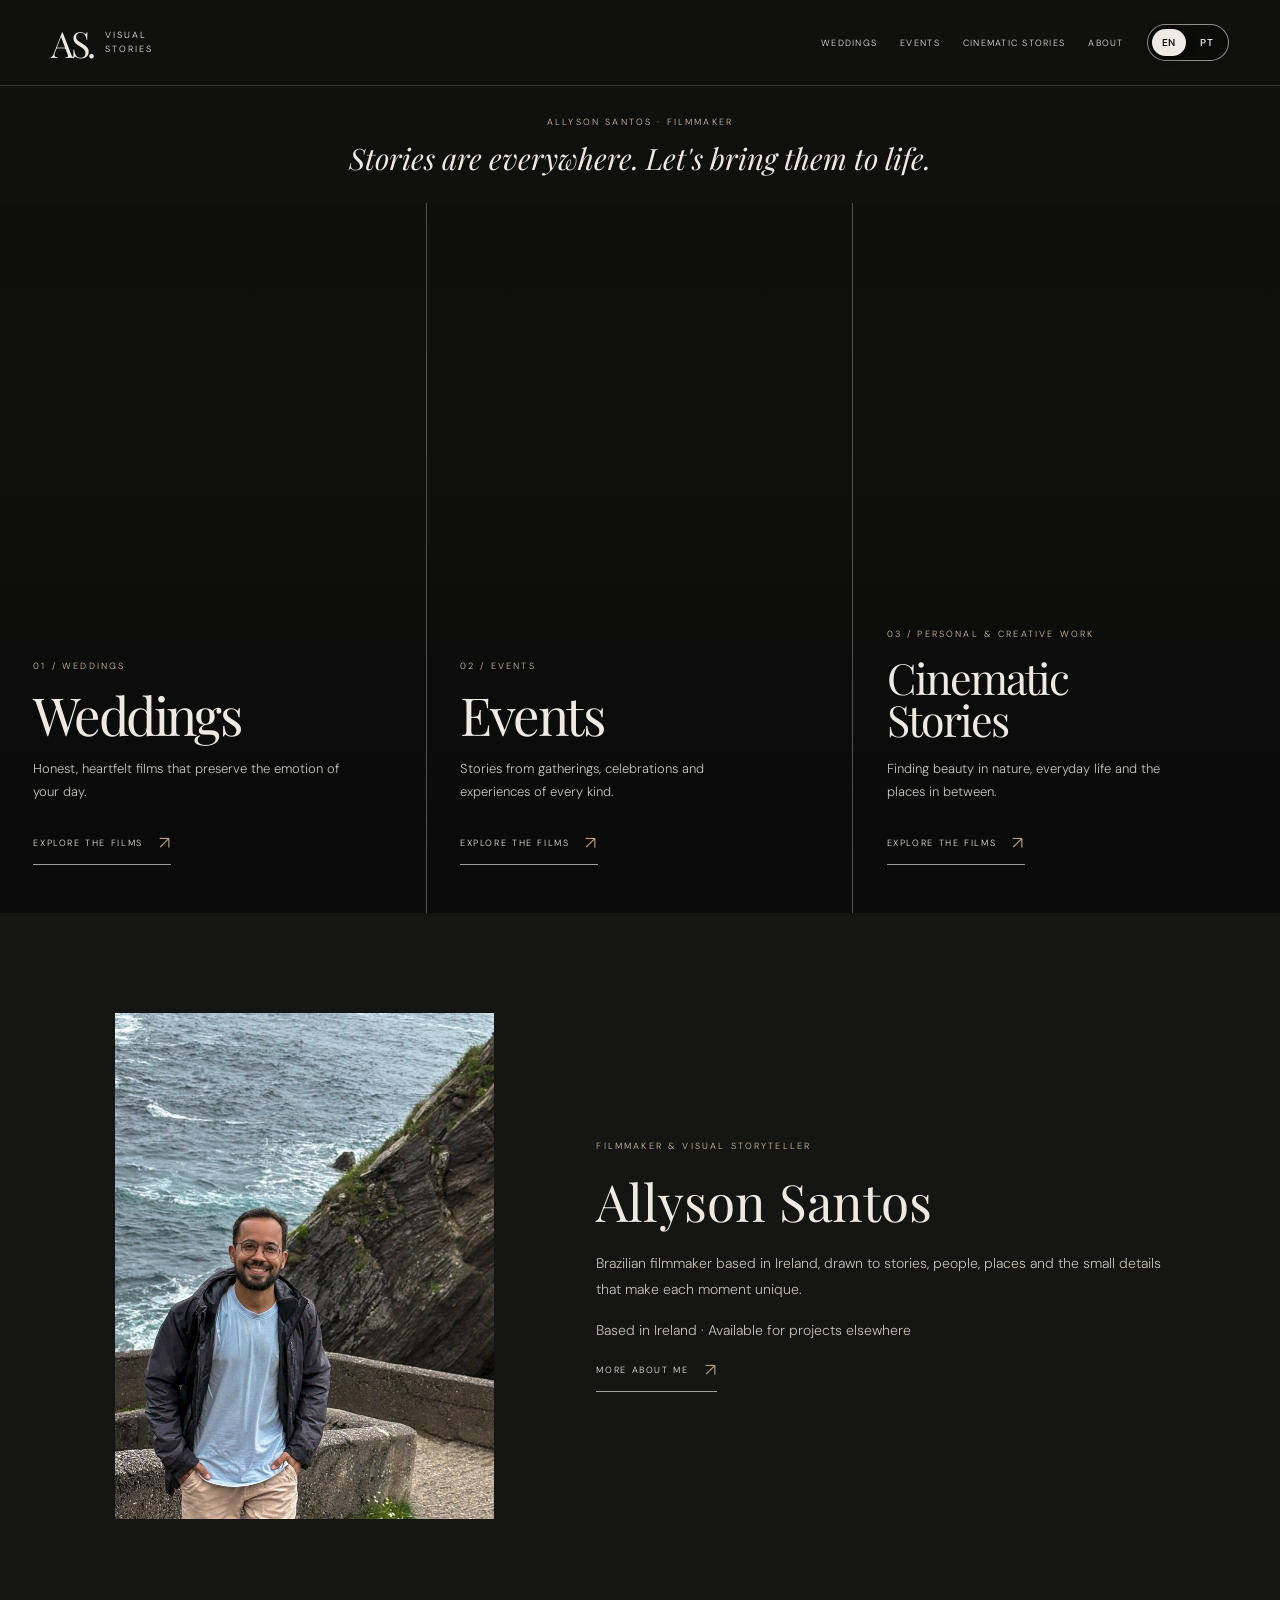
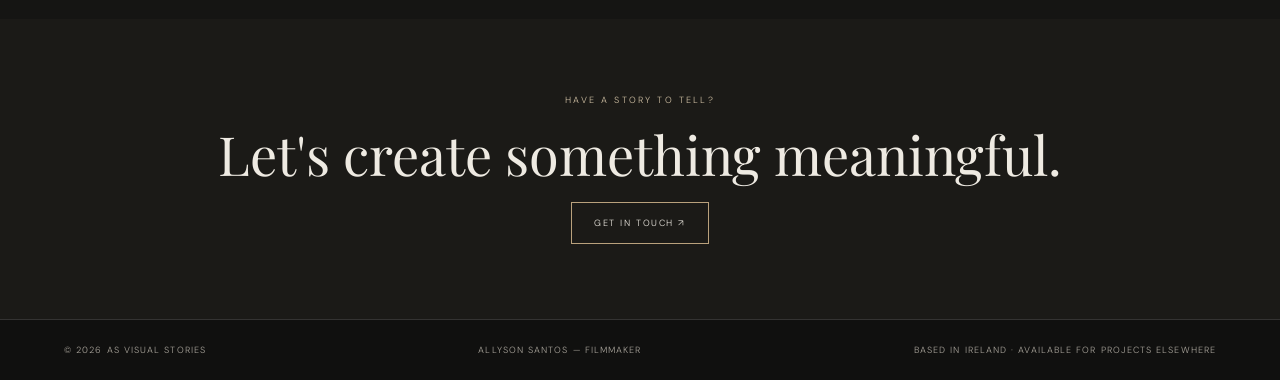
<file: index.html>
<!doctype html>
<html lang="en"><head><meta charset="utf-8"><meta name="viewport" content="width=device-width,initial-scale=1"><meta name="theme-color" content="#10100f"><meta name="description" content="AS Visual Stories by Allyson Santos — cinematic wedding films, event films and personal visual stories."><title>AS Visual Stories — Allyson Santos, Filmmaker</title><link rel="stylesheet" href="assets/site.css"></head><body>
<header class="site-header"><a class="brand" href="index.html" aria-label="AS Visual Stories home"><span class="brand-mark">AS.</span><span class="brand-name">VISUAL<br>STORIES</span></a><nav class="nav" aria-label="Main navigation"><a href="weddings.html" data-t="weddings">Weddings</a><a href="events.html" data-t="events">Events</a><a href="cinematic-stories.html" data-t="cinematic">Cinematic Stories</a><a href="about.html" data-t="about">About</a><div class="lang-switch" aria-label="Language"><button data-lang="en" class="active" aria-label="English">EN</button><button data-lang="pt" aria-label="Português">PT</button></div></nav></header>
<main class="hero-triple">
<div class="hero-intro"><div class="kicker">ALLYSON SANTOS · FILMMAKER</div><h2 data-t="homeTagline">Stories are everywhere. Let's bring them to life.</h2></div>
<a class="triple-panel triple-wedding" href="weddings.html"><div class="split-content"><div class="kicker">01 / WEDDINGS</div><h1 data-t="weddings">Weddings</h1><p data-t="weddingsDesc">Honest, heartfelt films that preserve the emotion of your day.</p><span class="text-link"><span data-t="explore">Explore the films</span><span>↗</span></span></div></a>
<a class="triple-panel triple-events" href="events.html"><div class="split-content"><div class="kicker">02 / EVENTS</div><h1 data-t="events">Events</h1><p data-t="eventsDesc">Stories from gatherings, celebrations and experiences of every kind.</p><span class="text-link"><span data-t="explore">Explore the films</span><span>↗</span></span></div></a>
<a class="triple-panel triple-nature" href="cinematic-stories.html"><div class="split-content"><div class="kicker">03 / PERSONAL & CREATIVE WORK</div><h1 data-t="cinematicHomeTitle">Cinematic<br>Stories</h1><p data-t="cinematicDesc">Finding beauty in nature, everyday life and the places in between.</p><span class="text-link"><span data-t="explore">Explore the films</span><span>↗</span></span></div></a>
</main>
<section class="home-about" id="about"><img class="portrait" src="assets/allyson-portrait.jpg" alt="Allyson Santos at the Irish coast"><div class="about-copy"><div class="kicker" data-t="aboutRole">FILMMAKER & VISUAL STORYTELLER</div><h2>Allyson Santos</h2><p data-t="aboutTeaser">Brazilian filmmaker based in Ireland, drawn to stories, people, places and the small details that make each moment unique.</p><p data-t="location">Based in Ireland · Available for projects elsewhere</p><a class="text-link" href="about.html"><span data-t="moreAbout">More about me</span><span>↗</span></a></div></section>
<section class="cta-band"><div class="kicker" data-t="ctaKicker">HAVE A STORY TO TELL?</div><h2 data-t="ctaTitle">Let's create something meaningful.</h2><a class="button" href="https://www.instagram.com/allysonsantos90/" target="_blank" rel="noopener" data-t="contact">Get in touch ↗</a></section>
<footer class="footer"><span>© <span data-year></span> AS Visual Stories</span><span>Allyson Santos — Filmmaker</span><span data-t="location">Based in Ireland · Available for projects elsewhere</span></footer><script src="assets/site.js"></script></body></html>
</file>
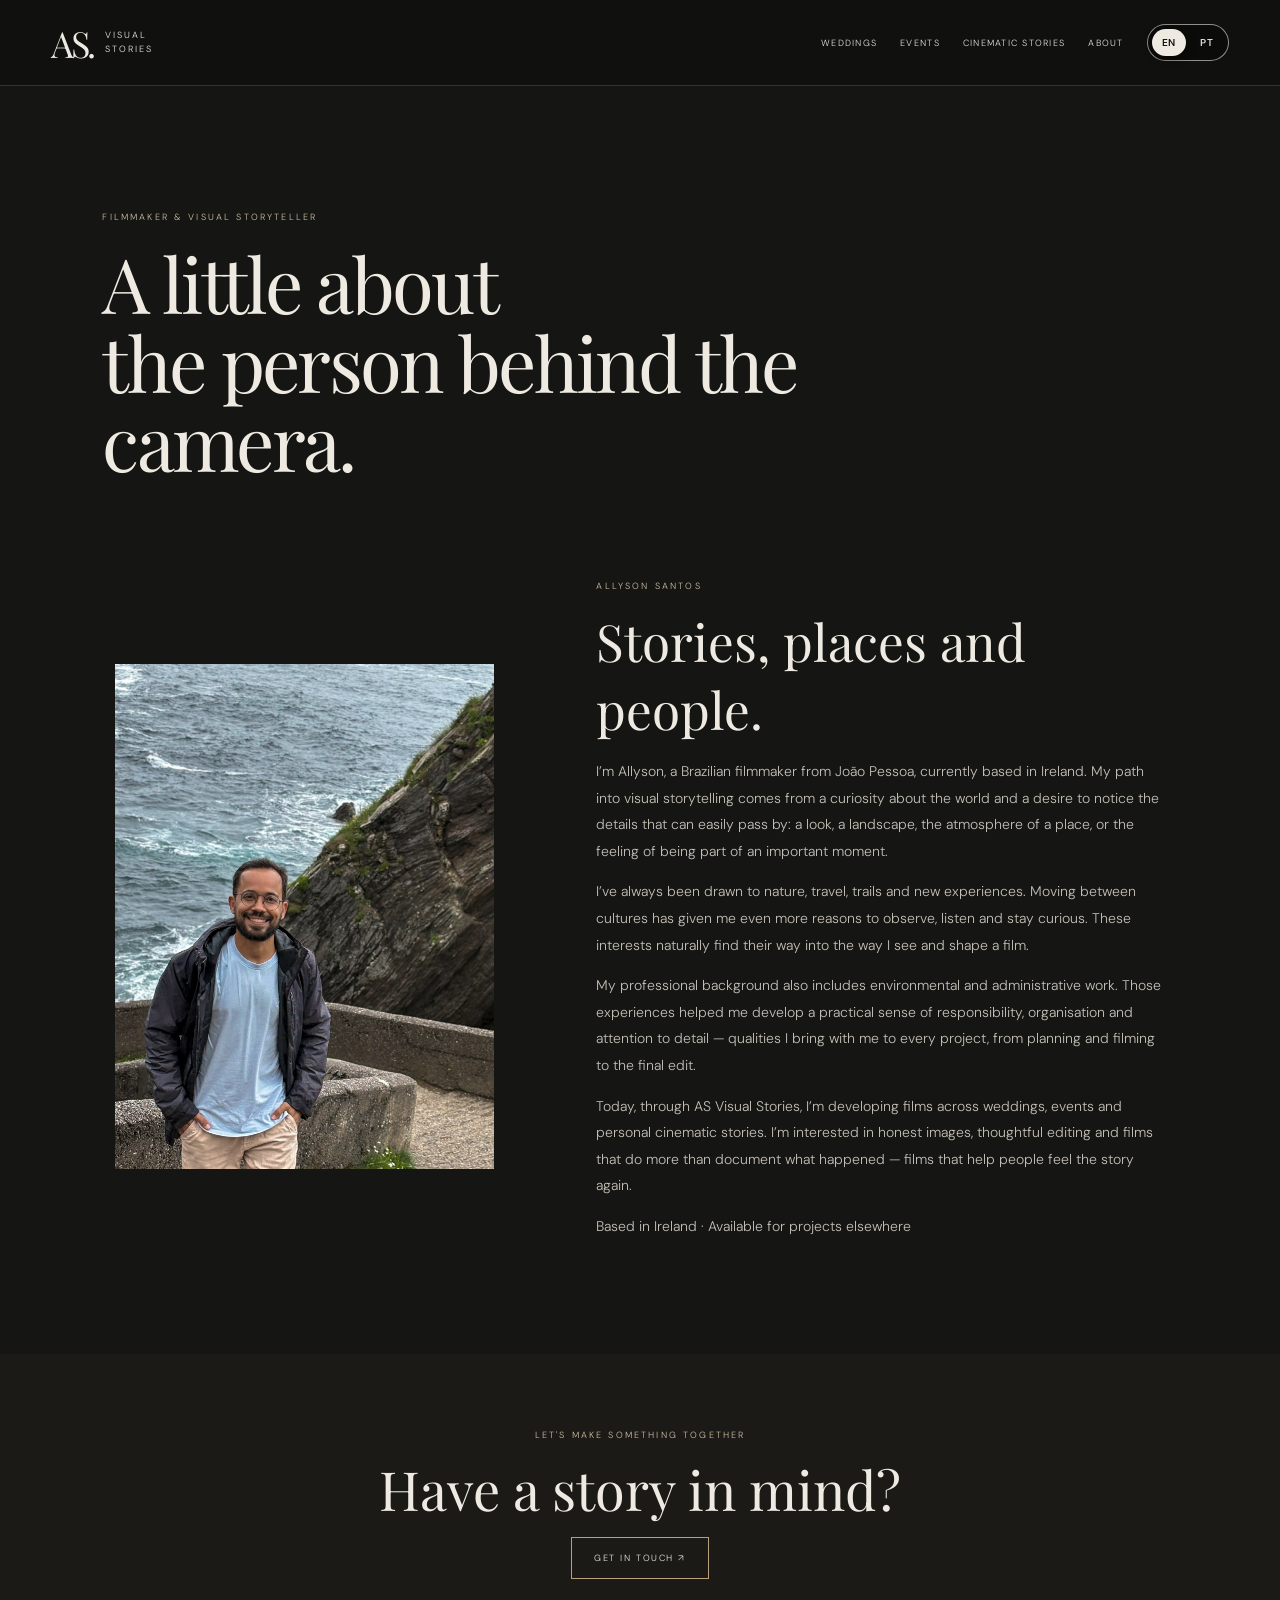
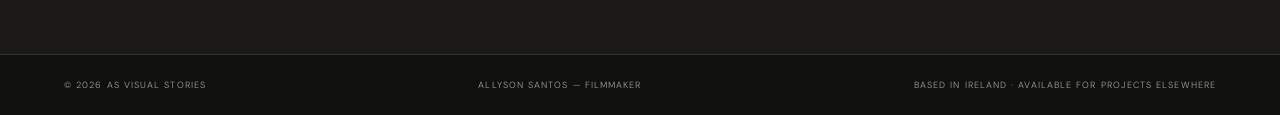
<file: about.html>
<!doctype html>
<html lang="en"><head><meta charset="utf-8"><meta name="viewport" content="width=device-width,initial-scale=1"><title>About Allyson — AS Visual Stories</title><link rel="stylesheet" href="assets/site.css"></head><body>
<header class="site-header"><a class="brand" href="index.html" aria-label="AS Visual Stories home"><span class="brand-mark">AS.</span><span class="brand-name">VISUAL<br>STORIES</span></a><nav class="nav" aria-label="Main navigation"><a href="weddings.html" data-t="weddings">Weddings</a><a href="events.html" data-t="events">Events</a><a href="cinematic-stories.html" data-t="cinematic">Cinematic Stories</a><a href="about.html" data-t="about">About</a><div class="lang-switch" aria-label="Language"><button data-lang="en" class="active" aria-label="English">EN</button><button data-lang="pt" aria-label="Português">PT</button></div></nav></header>
<main><section class="about-page-hero"><div class="kicker" data-t="aboutRole">FILMMAKER & VISUAL STORYTELLER</div><h1 data-t="aboutHeadline">A little about<br>the person behind the camera.</h1></section>
<section class="home-about about-main"><img class="portrait" src="assets/allyson-portrait.jpg" alt="Allyson Santos on the coast of Ireland"><div class="about-copy"><div class="kicker">ALLYSON SANTOS</div><h2 data-t="aboutTitle">Stories, places and people.</h2>
<p data-t="aboutP1">I’m Allyson, a Brazilian filmmaker from João Pessoa, currently based in Ireland. My path into visual storytelling comes from a curiosity about the world and a desire to notice the details that can easily pass by: a look, a landscape, the atmosphere of a place, or the feeling of being part of an important moment.</p>
<p data-t="aboutP2">I’ve always been drawn to nature, travel, trails and new experiences. Moving between cultures has given me even more reasons to observe, listen and stay curious. These interests naturally find their way into the way I see and shape a film.</p>
<p data-t="aboutP3">My professional background also includes environmental and administrative work. Those experiences helped me develop a practical sense of responsibility, organisation and attention to detail — qualities I bring with me to every project, from planning and filming to the final edit.</p>
<p data-t="aboutP4">Today, through AS Visual Stories, I’m developing films across weddings, events and personal cinematic stories. I’m interested in honest images, thoughtful editing and films that do more than document what happened — films that help people feel the story again.</p>
<p data-t="location">Based in Ireland · Available for projects elsewhere</p></div></section>
<section class="cta-band"><div class="kicker" data-t="aboutCtaKicker">LET'S MAKE SOMETHING TOGETHER</div><h2 data-t="aboutCtaTitle">Have a story in mind?</h2><a class="button" href="https://www.instagram.com/allysonsantos90/" target="_blank" rel="noopener" data-t="contact">Get in touch ↗</a></section></main>
<footer class="footer"><span>© <span data-year></span> AS Visual Stories</span><span>Allyson Santos — Filmmaker</span><span data-t="location">Based in Ireland · Available for projects elsewhere</span></footer><script src="assets/site.js"></script></body></html>
</file>
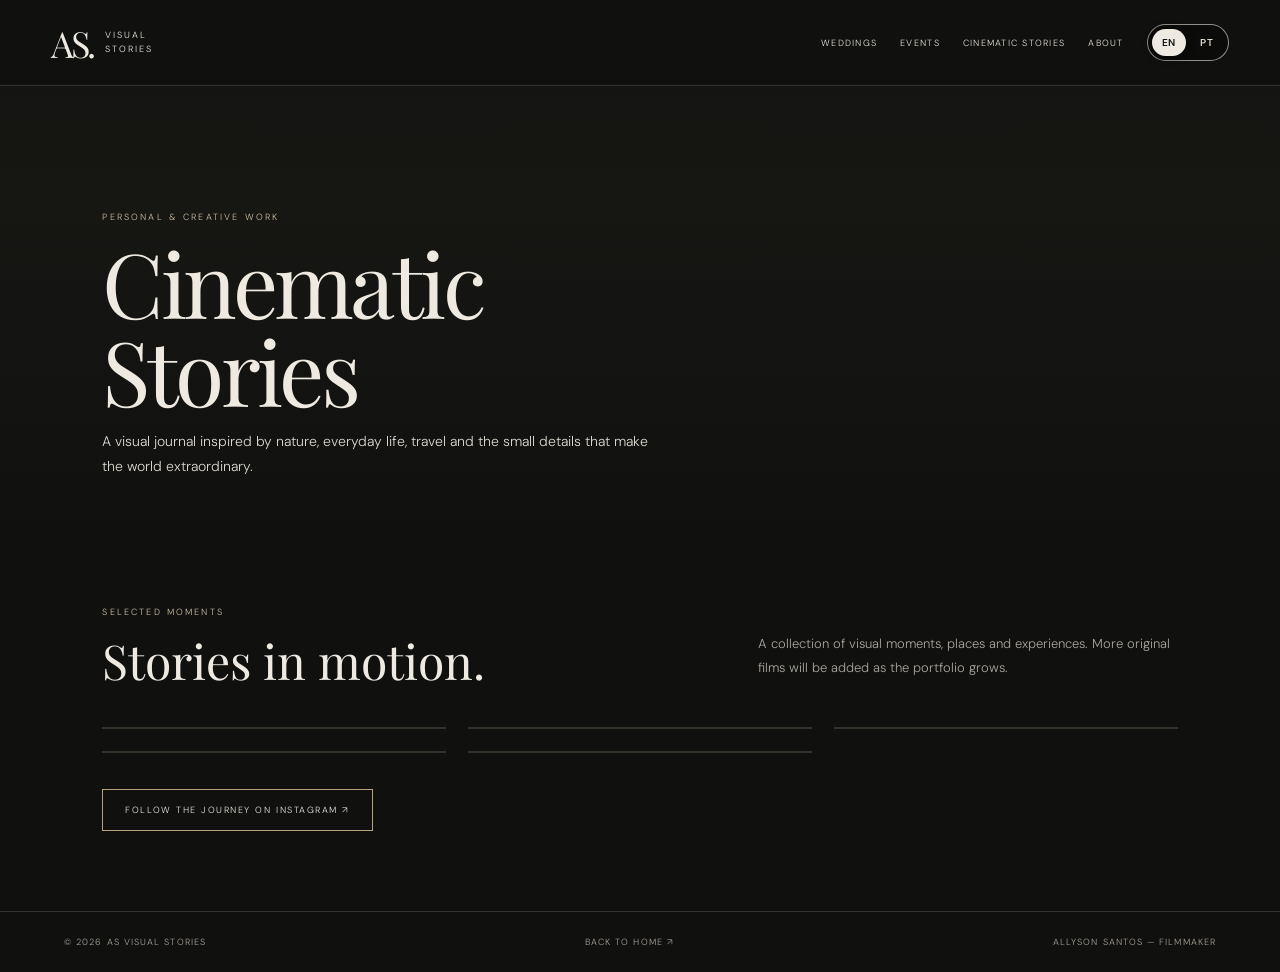
<file: cinematic-stories.html>
<!doctype html>
<html lang="en"><head><meta charset="utf-8"><meta name="viewport" content="width=device-width,initial-scale=1"><title>Cinematic Stories — AS Visual Stories</title><link rel="stylesheet" href="assets/site.css">
<style>
.cinematic-hero{min-height:48vh!important;padding-top:125px!important;padding-bottom:55px!important;background:#171714}
.cinematic-hero:before{background-image:url('https://images.unsplash.com/photo-1472396961693-142e6e269027?auto=format&fit=crop&w=2000&q=85');opacity:.42}
.cinematic-hero h1{max-width:900px}
.cinematic-intro{max-width:620px}
.cinematic-intro p{margin-top:14px}
.cinematic-work{padding-top:58px!important}
.ig-grid{display:grid;grid-template-columns:repeat(3,minmax(0,1fr));gap:22px;align-items:start}
.ig-embed{min-width:0;overflow:hidden}
.ig-embed blockquote{min-width:0!important;width:100%!important;margin:0 auto!important}
.ig-embed blockquote.instagram-media{background:#191917!important;border:1px solid #34312a!important;box-shadow:none!important}
.cinematic-note{max-width:490px;color:#aaa69e;font-size:13px;line-height:1.8}
@media(max-width:900px){.ig-grid{grid-template-columns:repeat(2,minmax(0,1fr))}}
@media(max-width:600px){.cinematic-hero{min-height:42vh!important;padding:105px 24px 42px!important}.ig-grid{grid-template-columns:1fr;max-width:440px;margin:auto}.cinematic-work{padding:48px 24px!important}}
</style></head><body>
<header class="site-header"><a class="brand" href="index.html" aria-label="AS Visual Stories home"><span class="brand-mark">AS.</span><span class="brand-name">VISUAL<br>STORIES</span></a><nav class="nav" aria-label="Main navigation"><a href="weddings.html" data-t="weddings">Weddings</a><a href="events.html" data-t="events">Events</a><a href="cinematic-stories.html" data-t="cinematic">Cinematic Stories</a><a href="about.html" data-t="about">About</a><div class="lang-switch" aria-label="Language"><button data-lang="en" class="active" aria-label="English">EN</button><button data-lang="pt" aria-label="Português">PT</button></div></nav></header>
<main>
<section class="page-hero cinematic-hero"><div class="cinematic-intro"><div class="kicker" data-t="cinematicKicker">PERSONAL & CREATIVE WORK</div><h1 data-t="cinematicHeadline">Cinematic Stories</h1><p class="lead" data-t="cinematicLead">A visual journal inspired by nature, everyday life, travel and the small details that make the world extraordinary.</p></div></section>
<section class="section cinematic-work"><div class="section-heading"><div><div class="kicker" data-t="cinematicPortfolioKicker">SELECTED MOMENTS</div><h2 data-t="cinematicPortfolioTitle">Stories in motion.</h2></div><p class="cinematic-note" data-t="cinematicPortfolioText">A collection of visual moments, places and experiences. More original films will be added as the portfolio grows.</p></div><div class="ig-grid">
<div class="ig-embed"><blockquote class="instagram-media" data-instgrm-permalink="https://www.instagram.com/p/DasHKENCiKt/" data-instgrm-version="14"></blockquote></div>
<div class="ig-embed"><blockquote class="instagram-media" data-instgrm-permalink="https://www.instagram.com/p/DSlXCgIglXi/" data-instgrm-version="14"></blockquote></div>
<div class="ig-embed"><blockquote class="instagram-media" data-instgrm-permalink="https://www.instagram.com/p/DNdl-idisJX/" data-instgrm-version="14"></blockquote></div>
<div class="ig-embed"><blockquote class="instagram-media" data-instgrm-permalink="https://www.instagram.com/p/DLxRG6siQlk/" data-instgrm-version="14"></blockquote></div>
<div class="ig-embed"><blockquote class="instagram-media" data-instgrm-permalink="https://www.instagram.com/p/DbZAN_xC6Qu/" data-instgrm-version="14"></blockquote></div>
</div><div style="margin-top:36px"><a class="button" href="https://www.instagram.com/allysonsantos90/" target="_blank" rel="noopener" data-t="followInstagram">Follow the journey on Instagram ↗</a></div></section>
</main><footer class="footer"><span>© <span data-year></span> AS Visual Stories</span><a href="index.html" data-t="backHome">Back to home ↗</a><span>Allyson Santos — Filmmaker</span></footer><script async src="https://www.instagram.com/embed.js"></script><script src="assets/site.js"></script></body></html>
</file>
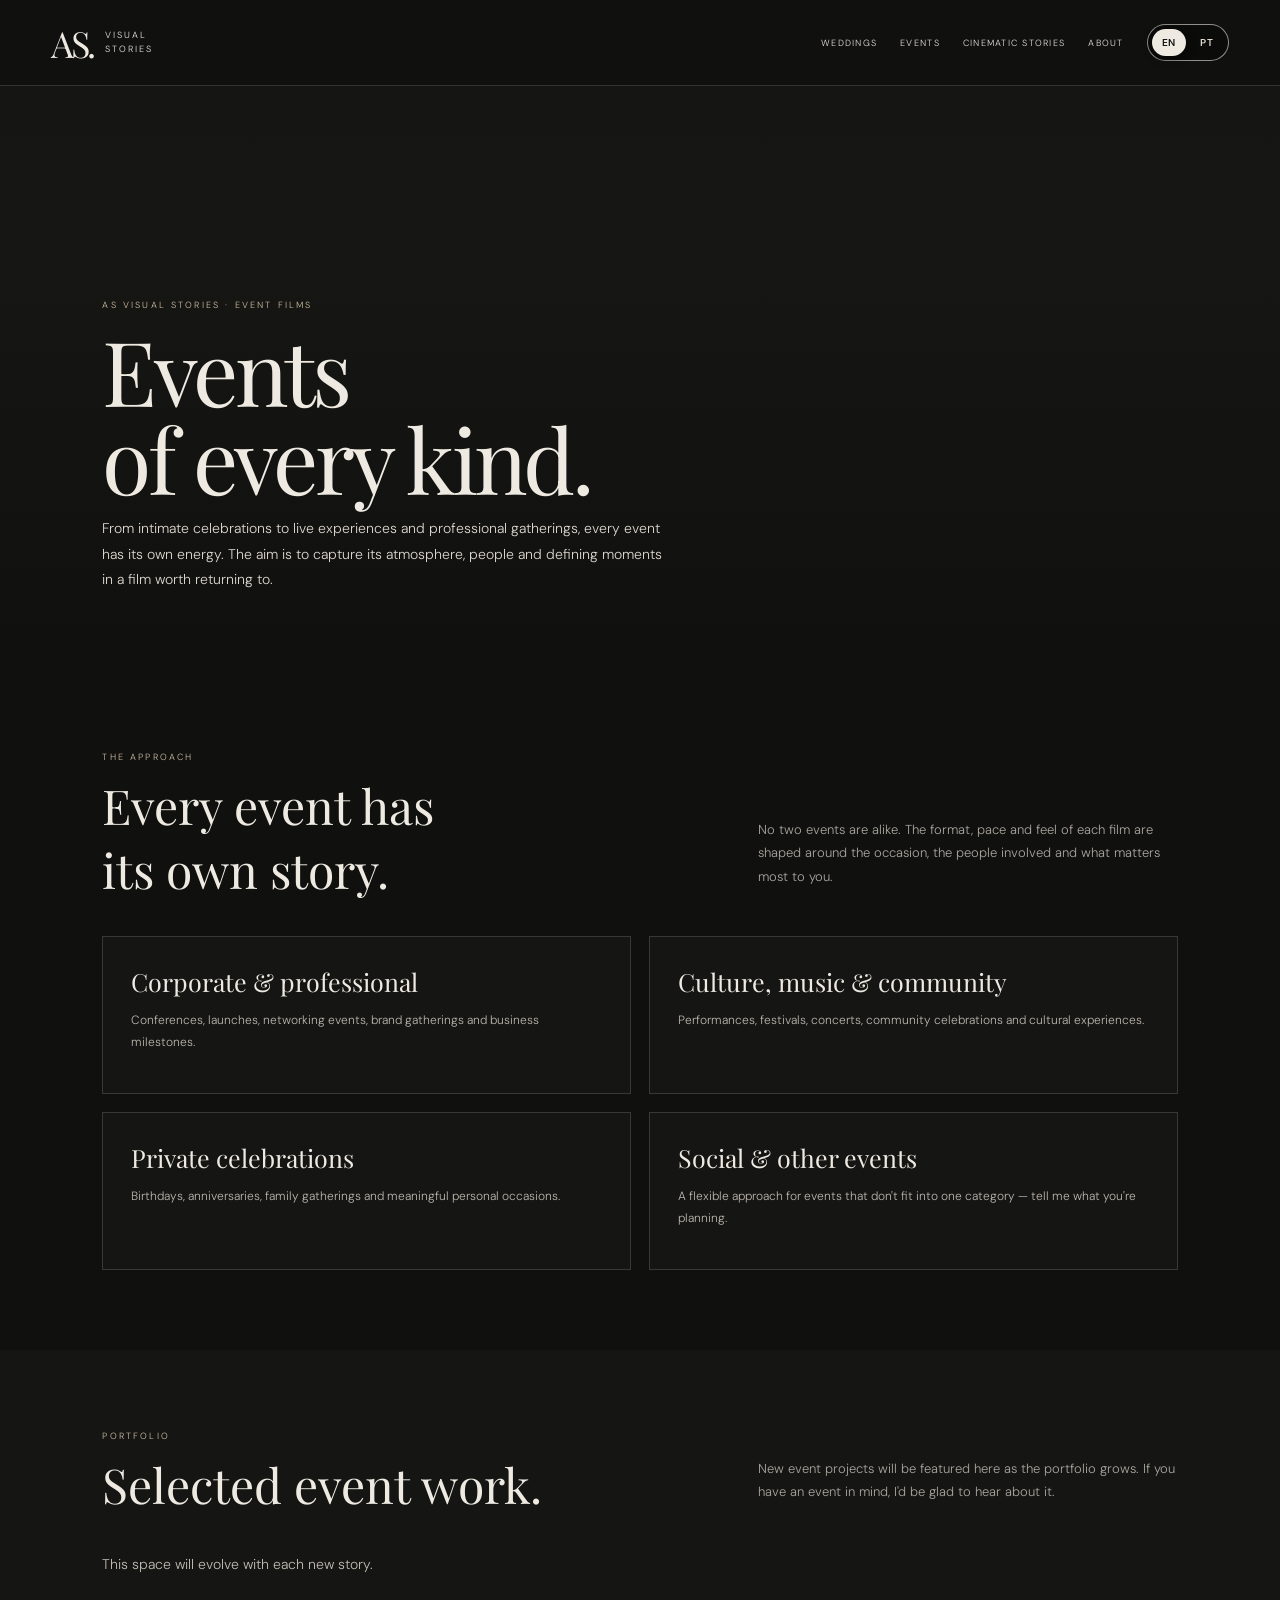
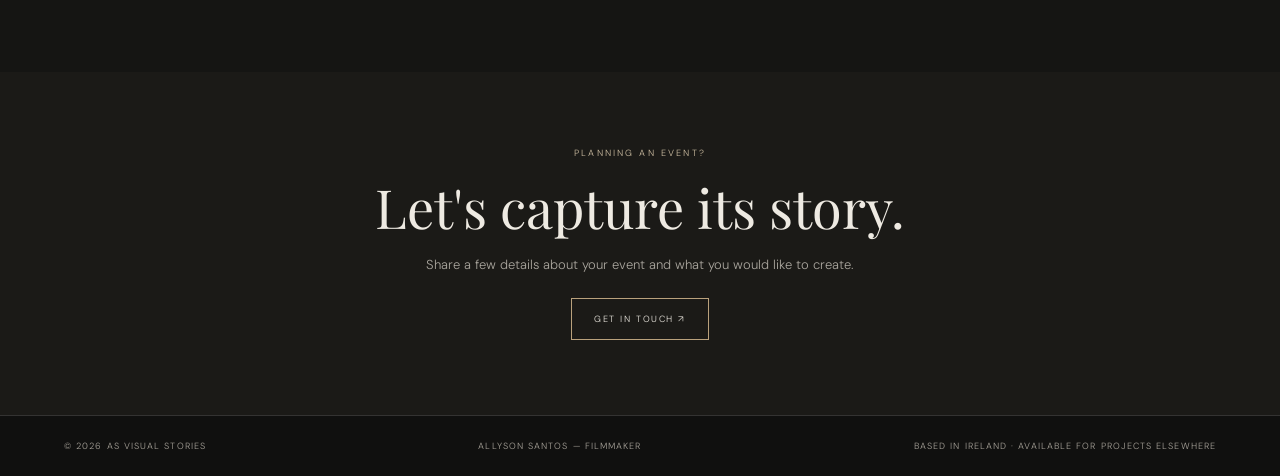
<file: events.html>
<!doctype html>
<html lang="en"><head><meta charset="utf-8"><meta name="viewport" content="width=device-width,initial-scale=1"><title>Event Films — AS Visual Stories</title><link rel="stylesheet" href="assets/site.css"></head><body>
<header class="site-header"><a class="brand" href="index.html" aria-label="AS Visual Stories home"><span class="brand-mark">AS.</span><span class="brand-name">VISUAL<br>STORIES</span></a><nav class="nav" aria-label="Main navigation"><a href="weddings.html" data-t="weddings">Weddings</a><a href="events.html" data-t="events">Events</a><a href="cinematic-stories.html" data-t="cinematic">Cinematic Stories</a><a href="about.html" data-t="about">About</a><div class="lang-switch" aria-label="Language"><button data-lang="en" class="active" aria-label="English">EN</button><button data-lang="pt" aria-label="Português">PT</button></div></nav></header>
<main><section class="page-hero events-hero"><div><div class="kicker">AS VISUAL STORIES · EVENT FILMS</div><h1 data-t="eventsHeadline">Events<br>of every kind.</h1><p class="lead" data-t="eventsLead">From intimate celebrations to live experiences and professional gatherings, every event has its own energy. The aim is to capture its atmosphere, people and defining moments in a film worth returning to.</p></div></section>
<section class="section"><div class="kicker" data-t="eventApproach">THE APPROACH</div><div class="section-heading"><h2 data-t="eventSectionTitle">Every event has<br>its own story.</h2><p data-t="eventSectionText">No two events are alike. The format, pace and feel of each film are shaped around the occasion, the people involved and what matters most to you.</p></div>
<div class="service-grid"><article class="info-card"><h3 data-t="eventCard1">Corporate & professional</h3><p data-t="eventCard1Text">Conferences, launches, networking events, brand gatherings and business milestones.</p></article><article class="info-card"><h3 data-t="eventCard2">Culture, music & community</h3><p data-t="eventCard2Text">Performances, festivals, concerts, community celebrations and cultural experiences.</p></article><article class="info-card"><h3 data-t="eventCard3">Private celebrations</h3><p data-t="eventCard3Text">Birthdays, anniversaries, family gatherings and meaningful personal occasions.</p></article><article class="info-card"><h3 data-t="eventCard4">Social & other events</h3><p data-t="eventCard4Text">A flexible approach for events that don't fit into one category — tell me what you're planning.</p></article></div></section>
<section class="section" style="background:#151513"><div class="kicker" data-t="eventPortfolioKicker">PORTFOLIO</div><div class="section-heading"><h2 data-t="eventPortfolioTitle">Selected event work.</h2><p data-t="eventPortfolioText">New event projects will be featured here as the portfolio grows. If you have an event in mind, I'd be glad to hear about it.</p></div><p class="project-intro" data-t="eventPortfolioNote">This space will evolve with each new story.</p></section>
<section class="cta-band"><div class="kicker" data-t="eventCtaKicker">PLANNING AN EVENT?</div><h2 data-t="eventCtaTitle">Let's capture its story.</h2><p data-t="eventCtaText">Share a few details about your event and what you would like to create.</p><a class="button" href="https://www.instagram.com/allysonsantos90/" target="_blank" rel="noopener" data-t="contact">Get in touch ↗</a></section></main>
<footer class="footer"><span>© <span data-year></span> AS Visual Stories</span><span>Allyson Santos — Filmmaker</span><span data-t="location">Based in Ireland · Available for projects elsewhere</span></footer><script src="assets/site.js"></script></body></html>
</file>
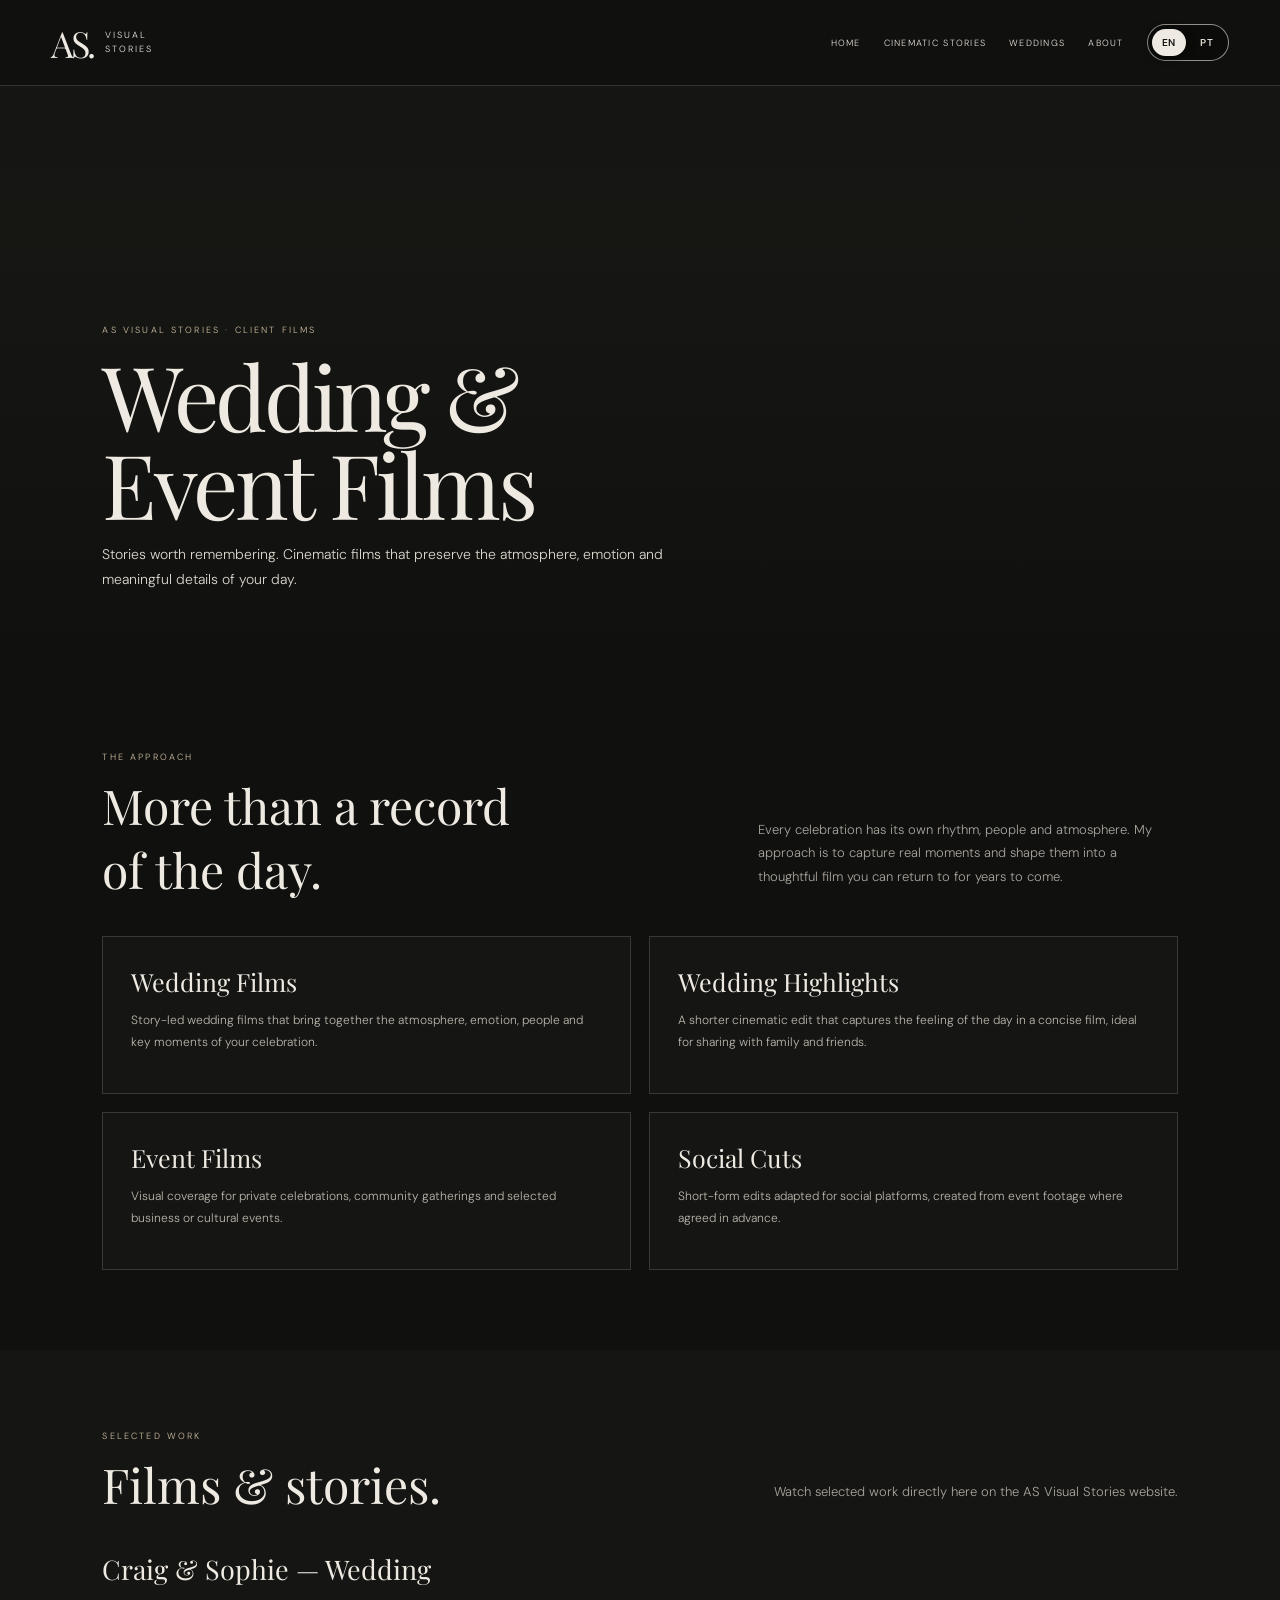
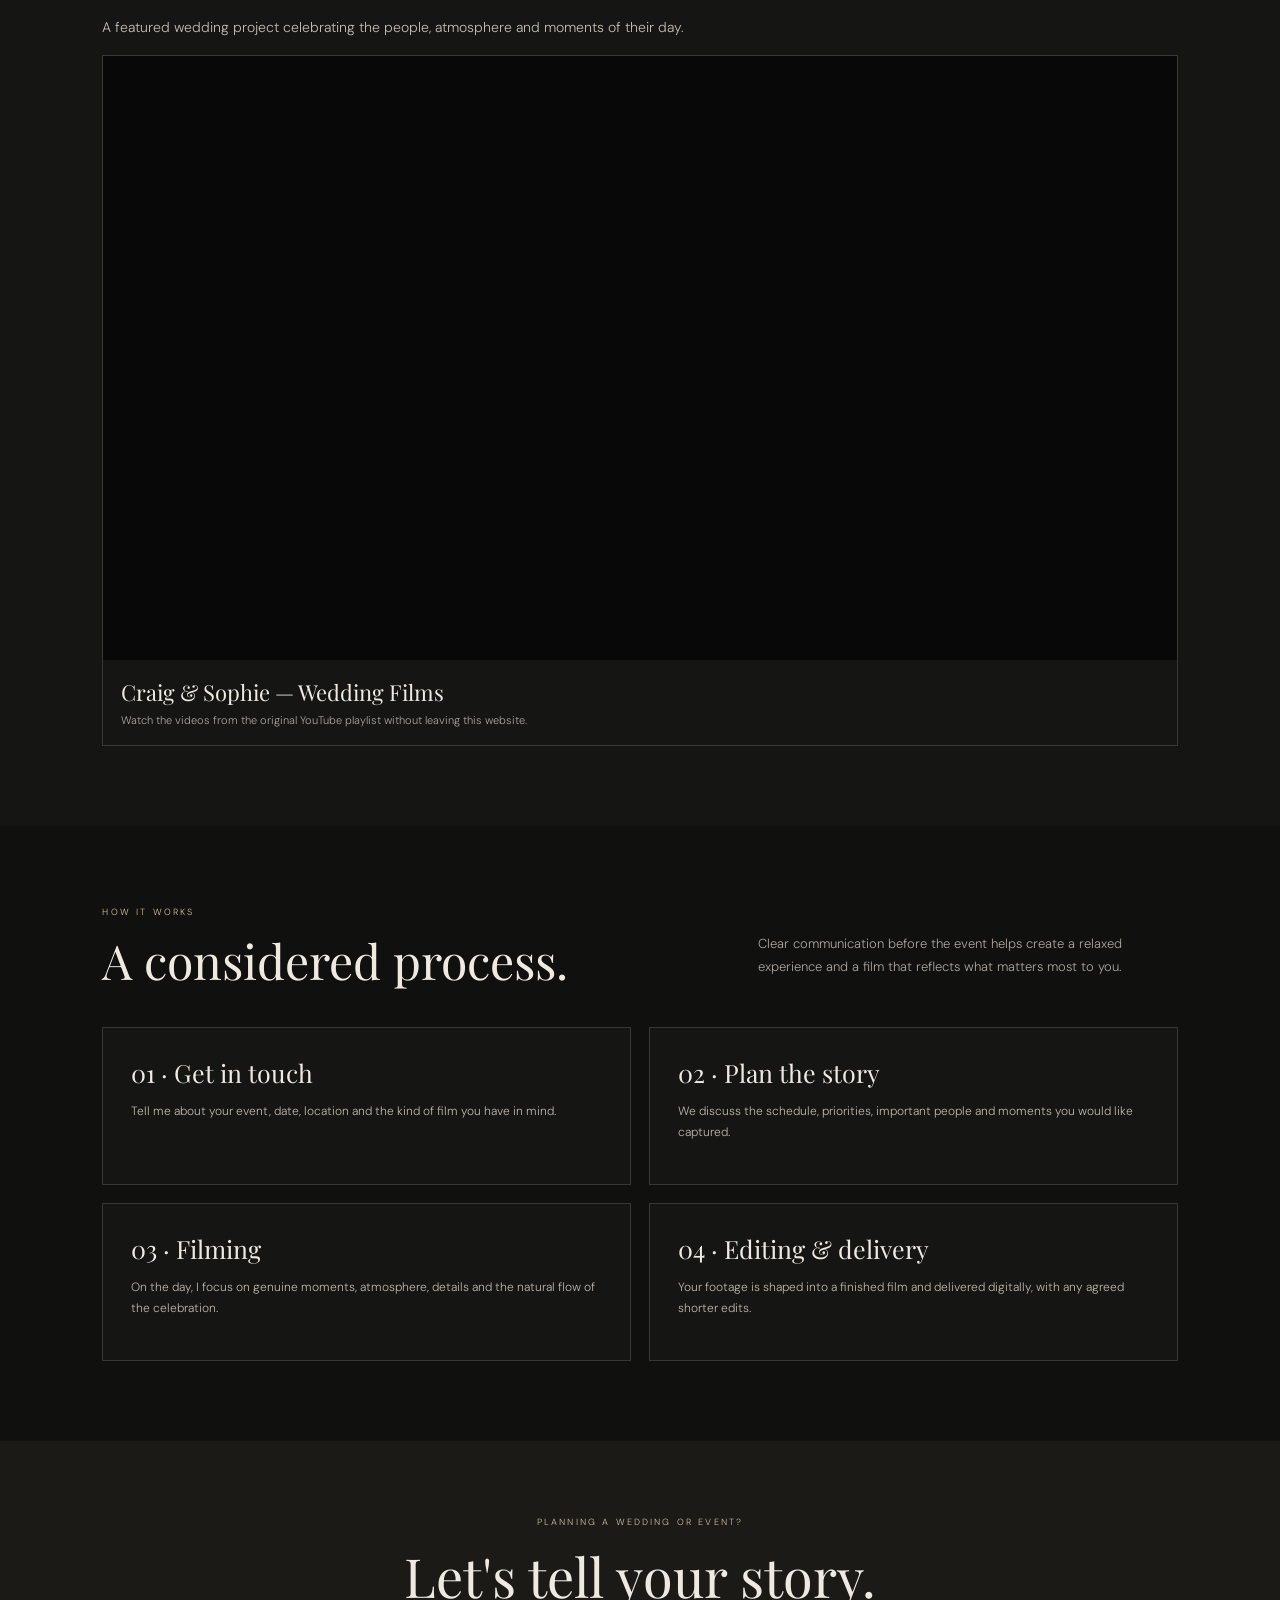
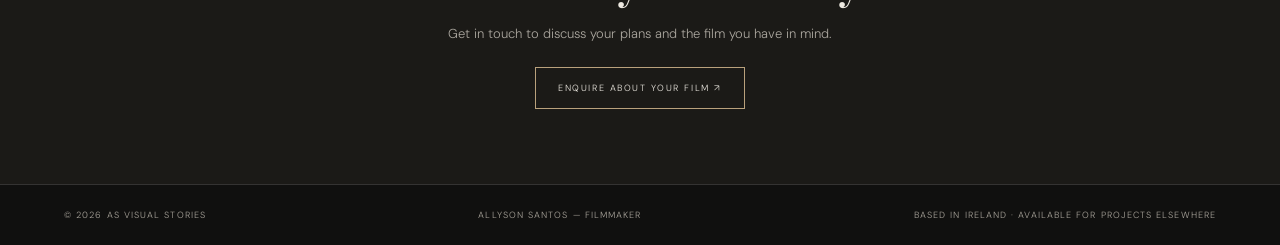
<file: wedding-event-films.html>
<!doctype html><html lang="en"><head><meta charset="utf-8"><meta name="viewport" content="width=device-width,initial-scale=1"><title>Wedding & Event Films — AS Visual Stories</title><link rel="stylesheet" href="assets/site.css"></head><body><header class="site-header"><a class="brand" href="index.html"><span class="brand-mark">AS.</span><span class="brand-name">VISUAL<br>STORIES</span></a><nav class="nav"><a href="index.html" data-t="home">Home</a><a href="cinematic-stories.html" data-t="cinematic">Cinematic Stories</a><a href="wedding-event-films.html" data-t="weddings">Wedding & Event Films</a><a href="about.html" data-t="about">About</a><div class="lang-switch"><button data-lang="en" class="active">EN</button><button data-lang="pt">PT</button></div></nav></header>
<main><section class="page-hero wedding-hero"><div><div class="kicker">AS VISUAL STORIES · CLIENT FILMS</div><h1>Wedding &<br>Event Films</h1><p class="lead">Stories worth remembering. Cinematic films that preserve the atmosphere, emotion and meaningful details of your day.</p></div></section>
<section class="section"><div class="kicker">THE APPROACH</div><div class="section-heading"><h2>More than a record<br>of the day.</h2><p>Every celebration has its own rhythm, people and atmosphere. My approach is to capture real moments and shape them into a thoughtful film you can return to for years to come.</p></div><div class="service-grid">
<article class="info-card"><h3>Wedding Films</h3><p>Story-led wedding films that bring together the atmosphere, emotion, people and key moments of your celebration.</p></article>
<article class="info-card"><h3>Wedding Highlights</h3><p>A shorter cinematic edit that captures the feeling of the day in a concise film, ideal for sharing with family and friends.</p></article>
<article class="info-card"><h3>Event Films</h3><p>Visual coverage for private celebrations, community gatherings and selected business or cultural events.</p></article>
<article class="info-card"><h3>Social Cuts</h3><p>Short-form edits adapted for social platforms, created from event footage where agreed in advance.</p></article></div></section>
<section class="section" style="background:#151513"><div class="kicker">SELECTED WORK</div><div class="section-heading"><h2>Films & stories.</h2><p>Watch selected work directly here on the AS Visual Stories website.</p></div><div class="project-intro"><h3 style="font:400 27px var(--serif);color:var(--ivory)">Craig & Sophie — Wedding</h3><p>A featured wedding project celebrating the people, atmosphere and moments of their day.</p></div><article class="project-card"><div class="video-frame"><iframe src="https://www.youtube-nocookie.com/embed/videoseries?list=PLRB-UZtx63s8" title="Craig and Sophie wedding video playlist" loading="lazy" allow="accelerometer; autoplay; clipboard-write; encrypted-media; gyroscope; picture-in-picture; web-share" referrerpolicy="strict-origin-when-cross-origin" allowfullscreen></iframe></div><h3>Craig & Sophie — Wedding Films</h3><p>Watch the videos from the original YouTube playlist without leaving this website.</p></article></section>
<section class="section"><div class="kicker">HOW IT WORKS</div><div class="section-heading"><h2>A considered process.</h2><p>Clear communication before the event helps create a relaxed experience and a film that reflects what matters most to you.</p></div><div class="service-grid"><article class="info-card"><h3>01 · Get in touch</h3><p>Tell me about your event, date, location and the kind of film you have in mind.</p></article><article class="info-card"><h3>02 · Plan the story</h3><p>We discuss the schedule, priorities, important people and moments you would like captured.</p></article><article class="info-card"><h3>03 · Filming</h3><p>On the day, I focus on genuine moments, atmosphere, details and the natural flow of the celebration.</p></article><article class="info-card"><h3>04 · Editing & delivery</h3><p>Your footage is shaped into a finished film and delivered digitally, with any agreed shorter edits.</p></article></div></section>
<section class="cta-band"><div class="kicker">PLANNING A WEDDING OR EVENT?</div><h2>Let's tell your story.</h2><p>Get in touch to discuss your plans and the film you have in mind.</p><a class="button" href="https://www.instagram.com/allysonsantos90/" target="_blank" rel="noopener">Enquire about your film ↗</a></section></main><footer class="footer"><span>© <span data-year></span> AS Visual Stories</span><span>Allyson Santos — Filmmaker</span><span data-t="location">Based in Ireland · Available worldwide</span></footer><script src="assets/site.js"></script></body></html>
</file>
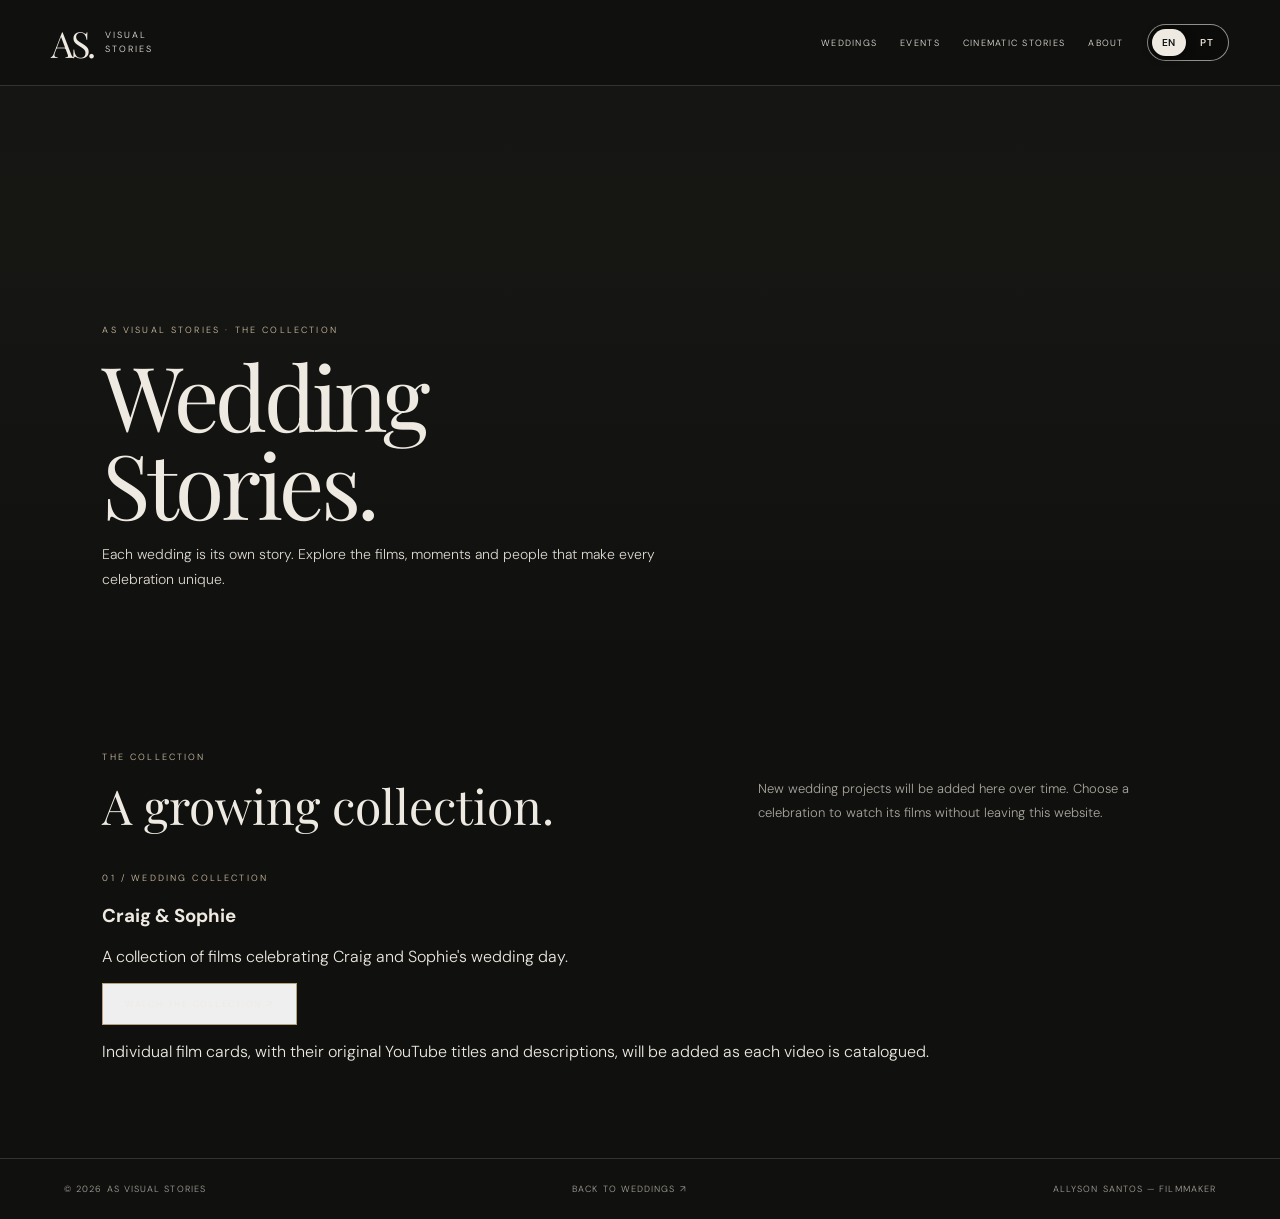
<file: wedding-stories.html>
<!doctype html>
<html lang="en">
<head>
<meta charset="utf-8">
<meta name="viewport" content="width=device-width,initial-scale=1">
<meta name="description" content="Wedding Stories — a growing collection of films by AS Visual Stories.">
<title>Wedding Stories — AS Visual Stories</title>
<link rel="stylesheet" href="assets/site.css">
</head>
<body>
<header class="site-header">
<a class="brand" href="index.html" aria-label="AS Visual Stories home"><span class="brand-mark">AS.</span><span class="brand-name">VISUAL<br>STORIES</span></a>
<nav class="nav" aria-label="Main navigation">
<a href="weddings.html" data-t="weddings">Weddings</a><a href="events.html" data-t="events">Events</a><a href="cinematic-stories.html" data-t="cinematic">Cinematic Stories</a><a href="about.html" data-t="about">About</a>
<div class="lang-switch" aria-label="Language"><button data-lang="en" class="active" aria-label="English">EN</button><button data-lang="pt" aria-label="Português">PT</button></div>
</nav></header>
<main>
<section class="page-hero stories-hero"><div><div class="kicker" data-t="weddingStoriesKicker">AS VISUAL STORIES · THE COLLECTION</div><h1 data-t="weddingStoriesHeadline">Wedding<br>Stories.</h1><p class="lead" data-t="weddingStoriesLead">Each wedding is its own story. Explore the films, moments and people that make every celebration unique.</p></div></section>
<section class="section wedding-collections">
<div class="kicker" data-t="collectionKicker">THE COLLECTION</div>
<div class="section-heading"><h2 data-t="growingCollectionTitle">A growing collection.</h2><p data-t="growingCollectionText">New wedding projects will be added here over time. Choose a celebration to watch its films without leaving this website.</p></div>
<article class="wedding-collection-card">
<div class="collection-card-image" role="img" aria-label="Craig and Sophie wedding collection"></div>
<div class="collection-card-content">
<div class="kicker">01 / WEDDING COLLECTION</div><h3>Craig &amp; Sophie</h3>
<p data-t="craigSophieDesc">A collection of films celebrating Craig and Sophie's wedding day.</p>
<button class="button" type="button" data-open-playlist data-t="watchCollection">Watch the collection ↗</button>
</div></article>
<p class="collection-footnote" data-t="videoMetadataNote">Individual film cards, with their original YouTube titles and descriptions, will be added as each video is catalogued.</p>
</section>
</main>
<div class="video-modal" id="playlist-modal" aria-hidden="true" role="dialog" aria-modal="true" aria-label="Craig and Sophie wedding playlist">
<div class="video-modal-backdrop" data-close-playlist></div>
<div class="video-modal-panel"><button class="modal-close" type="button" aria-label="Close video" data-close-playlist>×</button><div class="video-frame"><iframe id="playlist-frame" title="Craig and Sophie wedding playlist" data-src="https://www.youtube-nocookie.com/embed/videoseries?list=PLRB-UZtx63s8" allow="accelerometer; autoplay; clipboard-write; encrypted-media; gyroscope; picture-in-picture; web-share" referrerpolicy="strict-origin-when-cross-origin" allowfullscreen></iframe></div></div>
</div>
<footer class="footer"><span>© <span data-year></span> AS Visual Stories</span><a href="weddings.html" data-t="backToWeddings">Back to Weddings ↗</a><span>Allyson Santos — Filmmaker</span></footer>
<script src="assets/site.js"></script>
</body></html>
</file>
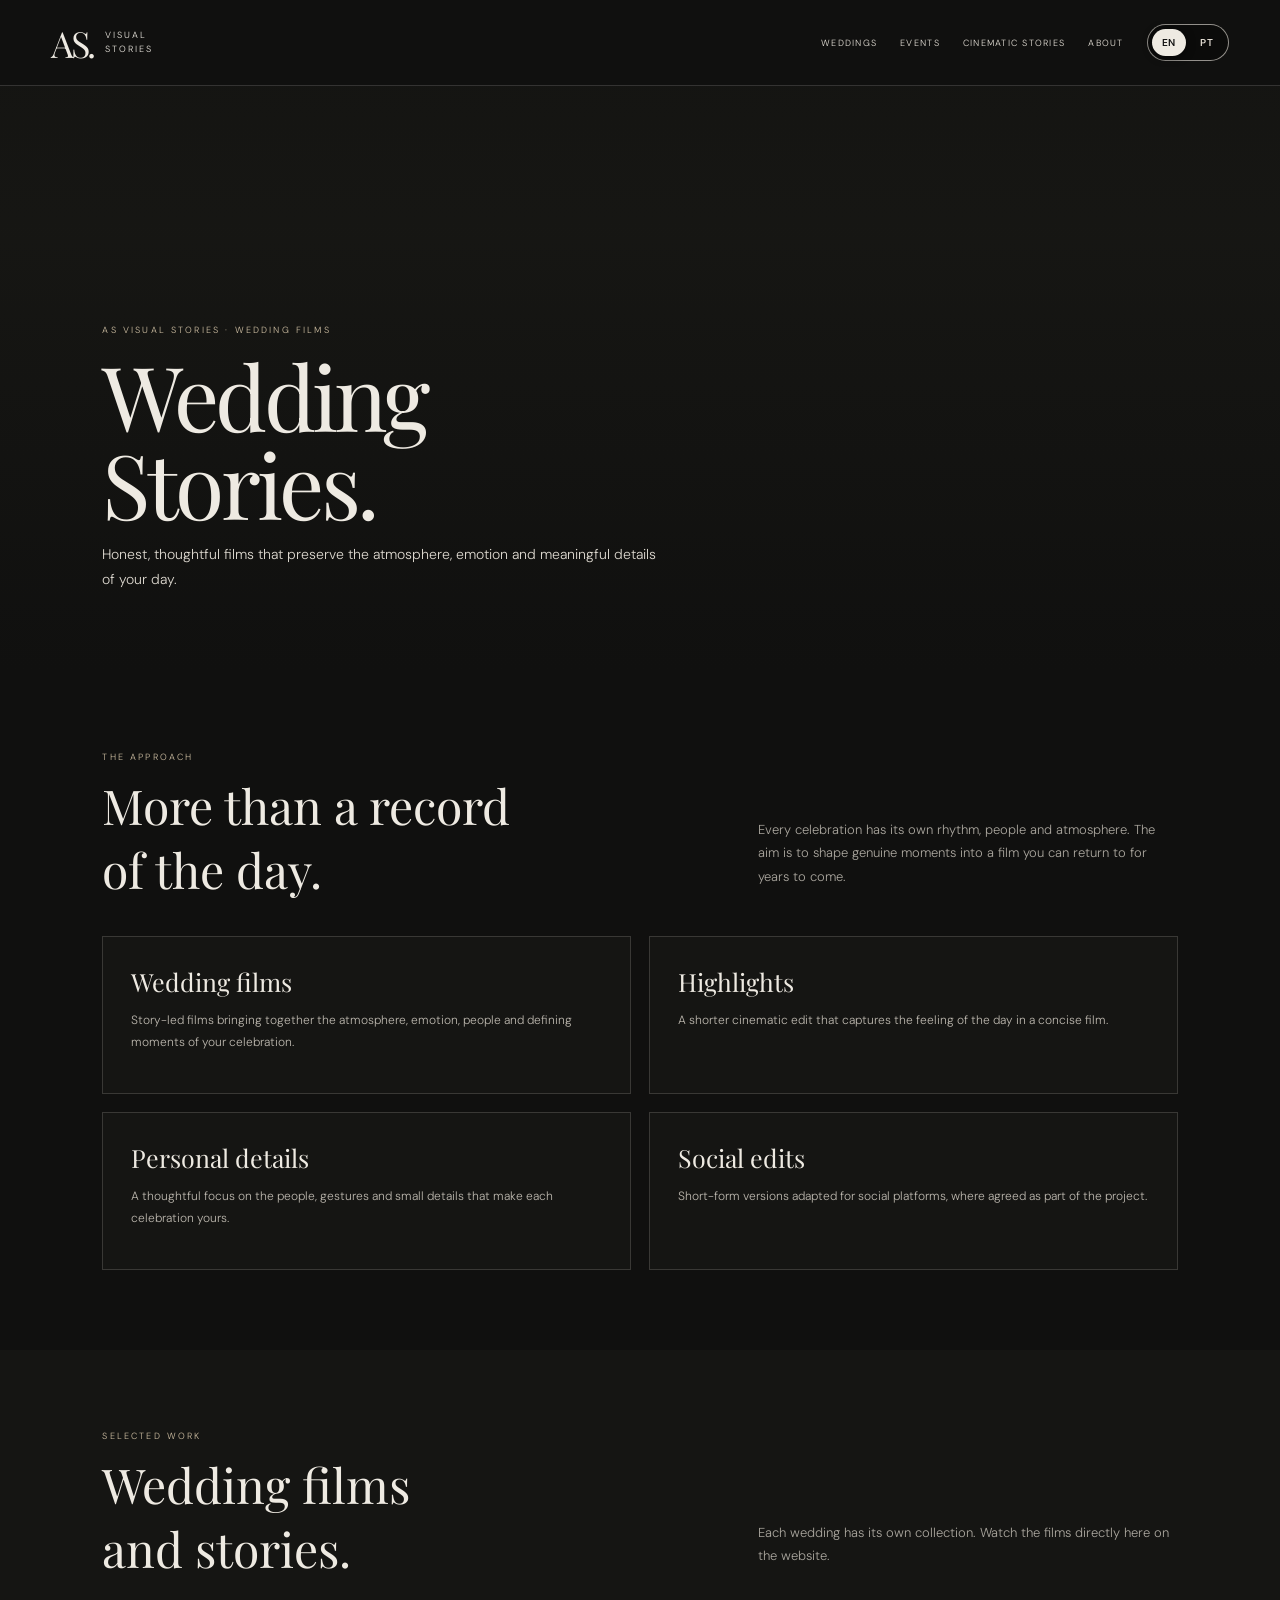
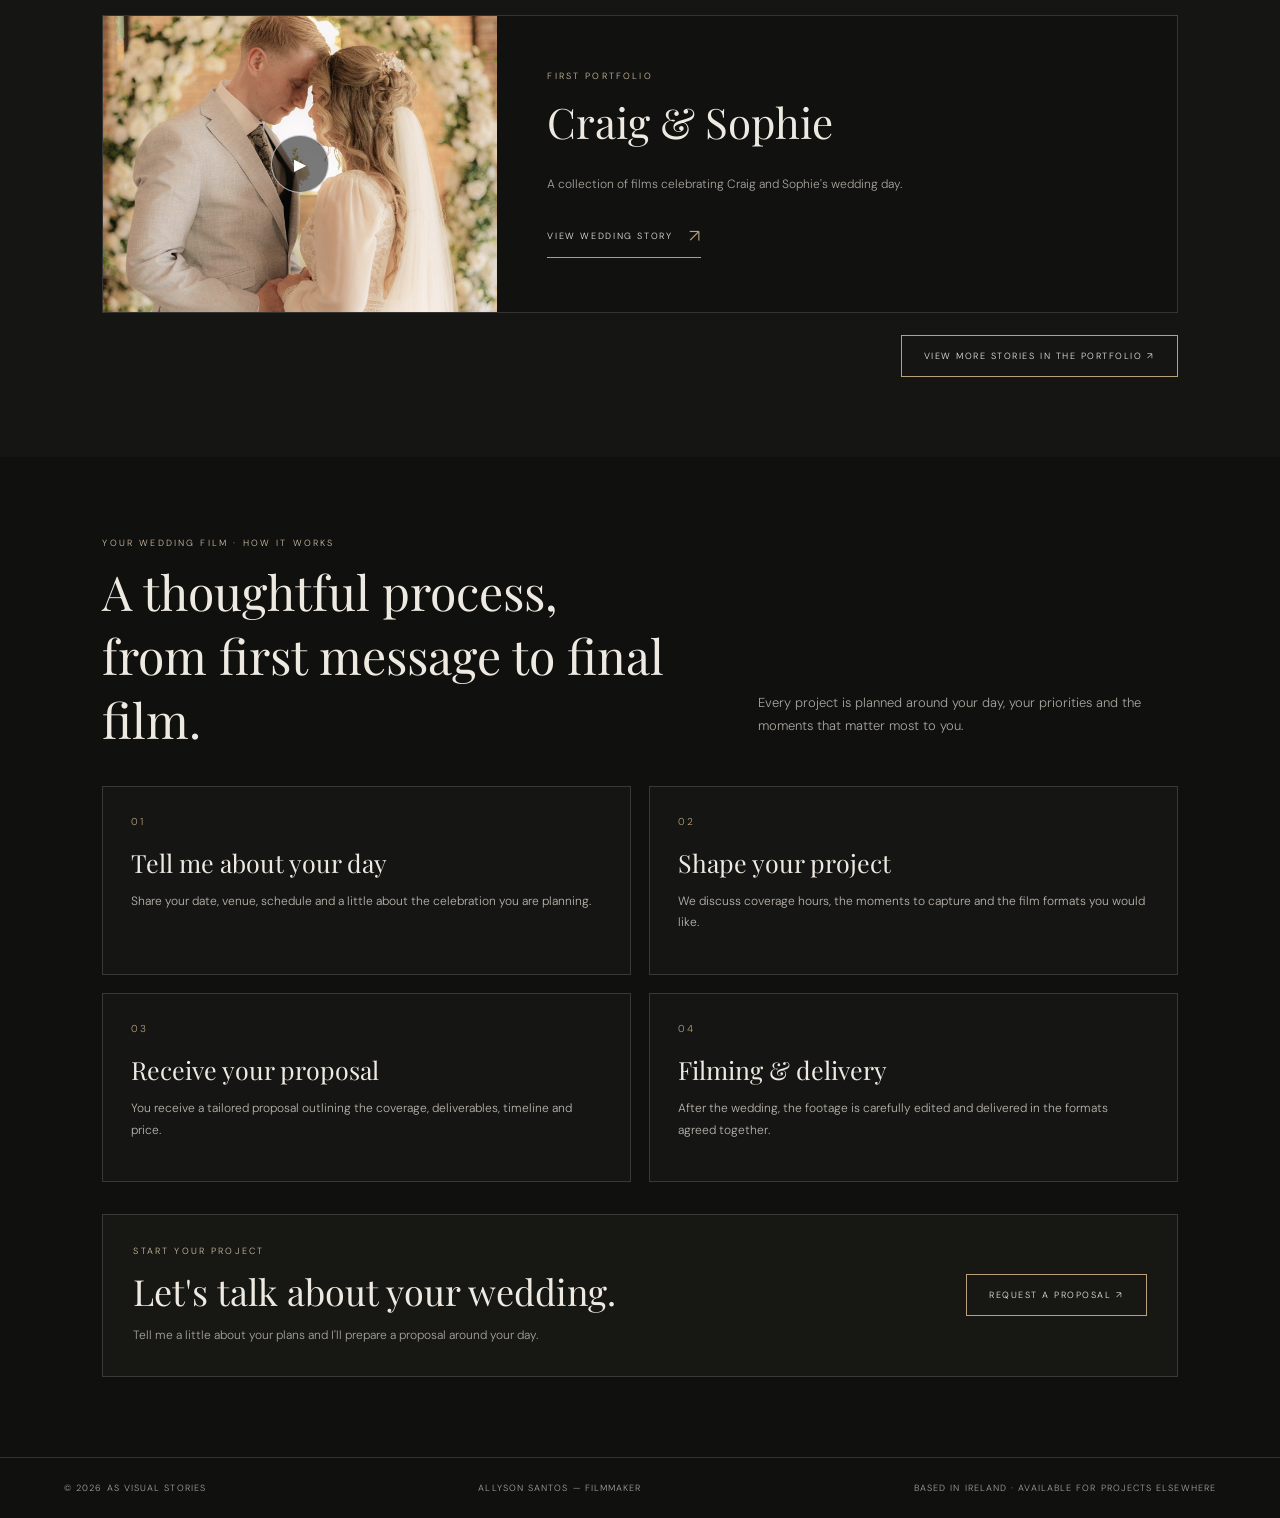
<file: weddings.html>
<!doctype html>
<html lang="en">
<head>
<meta charset="utf-8">
<meta name="viewport" content="width=device-width,initial-scale=1">
<meta name="description" content="Wedding films and stories by AS Visual Stories.">
<title>Weddings — AS Visual Stories</title>
<link rel="stylesheet" href="assets/site.css">
</head>
<body>
<header class="site-header">
<a class="brand" href="index.html" aria-label="AS Visual Stories home"><span class="brand-mark">AS.</span><span class="brand-name">VISUAL<br>STORIES</span></a>
<nav class="nav" aria-label="Main navigation">
<a href="weddings.html" data-t="weddings">Weddings</a><a href="events.html" data-t="events">Events</a><a href="cinematic-stories.html" data-t="cinematic">Cinematic Stories</a><a href="about.html" data-t="about">About</a>
<div class="lang-switch" aria-label="Language"><button data-lang="en" class="active" aria-label="English">EN</button><button data-lang="pt" aria-label="Português">PT</button></div>
</nav></header>
<main>
<section class="page-hero wedding-hero"><div>
<div class="kicker" data-t="weddingKicker">AS VISUAL STORIES · WEDDING FILMS</div>
<h1 data-t="weddingHeadline">Wedding<br>Stories.</h1>
<p class="lead" data-t="weddingLead">Honest, thoughtful films that preserve the atmosphere, emotion and meaningful details of your day.</p>
</div></section>

<section class="section">
<div class="kicker" data-t="weddingApproach">THE APPROACH</div>
<div class="section-heading"><h2 data-t="weddingSectionTitle">More than a record<br>of the day.</h2>
<p data-t="weddingSectionText">Every celebration has its own rhythm, people and atmosphere. The aim is to shape genuine moments into a film you can return to for years to come.</p></div>
<div class="service-grid">
<article class="info-card"><h3 data-t="weddingCard1">Wedding films</h3><p data-t="weddingCard1Text">Story-led films bringing together the atmosphere, emotion, people and defining moments of your celebration.</p></article>
<article class="info-card"><h3 data-t="weddingCard2">Highlights</h3><p data-t="weddingCard2Text">A shorter cinematic edit that captures the feeling of the day in a concise film.</p></article>
<article class="info-card"><h3 data-t="weddingCard3">Personal details</h3><p data-t="weddingCard3Text">A thoughtful focus on the people, gestures and small details that make each celebration yours.</p></article>
<article class="info-card"><h3 data-t="weddingCard4">Social edits</h3><p data-t="weddingCard4Text">Short-form versions adapted for social platforms, where agreed as part of the project.</p></article>
</div></section>

<section class="section wedding-portfolio wedding-portfolio-preview" id="portfolio">
<div class="kicker" data-t="selectedWorkKicker">SELECTED WORK</div>
<div class="section-heading"><h2 data-t="selectedWorkTitle">Wedding films<br>and stories.</h2><p data-t="selectedWorkText">A first look at the wedding stories in the AS Visual Stories portfolio.</p></div>
<a class="portfolio-preview-card" href="wedding-portfolio.html">
<div class="portfolio-preview-image">
<img src="assets/craig-sophie-wedding.jpg" alt="Craig and Sophie on their wedding day">
<span class="preview-play">▶</span>
</div>
<div class="portfolio-preview-copy">
<div class="kicker" data-t="firstPortfolio">FIRST PORTFOLIO</div>
<h3>Craig &amp; Sophie</h3>
<p data-t="craigSophieDesc">A collection of films celebrating Craig and Sophie's wedding day.</p>
<span class="text-link"><span data-t="viewStory">View wedding story</span><span>↗</span></span>
</div>
</a>
<div class="portfolio-more-link">
<a class="button" href="wedding-portfolio.html" data-t="viewMorePortfolio">View more stories in the portfolio ↗</a>
</div>
</section>

<section class="section how-it-works" id="how-it-works">
<div class="kicker" data-t="howItWorksKicker">YOUR WEDDING FILM · HOW IT WORKS</div>
<div class="section-heading"><h2 data-t="howItWorksTitle">A thoughtful process,<br>from first message to final film.</h2><p data-t="howItWorksIntro">Every project is planned around your day, your priorities and the moments that matter most to you.</p></div>
<div class="service-grid">
<article class="info-card"><span class="step-number">01</span><h3 data-t="process1Title">Tell me about your day</h3><p data-t="process1Text">Share your date, venue, schedule and a little about the celebration you are planning.</p></article>
<article class="info-card"><span class="step-number">02</span><h3 data-t="process2Title">Shape your project</h3><p data-t="process2Text">We discuss coverage hours, the moments to capture and the film formats you would like.</p></article>
<article class="info-card"><span class="step-number">03</span><h3 data-t="process3Title">Receive your proposal</h3><p data-t="process3Text">You receive a tailored proposal outlining the coverage, deliverables, timeline and price.</p></article>
<article class="info-card"><span class="step-number">04</span><h3 data-t="process4Title">Filming &amp; delivery</h3><p data-t="process4Text">After the wedding, the footage is carefully edited and delivered in the formats agreed together.</p></article>
</div>
<div class="quote-cta"><div><div class="kicker" data-t="quoteKicker">START YOUR PROJECT</div><h3 data-t="quoteTitle">Let's talk about your wedding.</h3><p data-t="quoteText">Tell me a little about your plans and I'll prepare a proposal around your day.</p></div><a class="button" href="https://www.instagram.com/allysonsantos90/" target="_blank" rel="noopener" data-t="requestProposal">Request a proposal ↗</a></div>
</section>
</main>
<div class="video-modal" id="wedding-video-modal" aria-hidden="true" role="dialog" aria-modal="true" aria-label="Wedding film video">
<div class="video-modal-backdrop" data-close-video></div><div class="video-modal-panel"><button class="modal-close" type="button" aria-label="Close video" data-close-video>×</button><div class="video-frame"><iframe id="wedding-video-frame" title="Wedding film player" allow="accelerometer; autoplay; clipboard-write; encrypted-media; gyroscope; picture-in-picture; web-share" referrerpolicy="strict-origin-when-cross-origin" allowfullscreen></iframe></div></div>
</div>
<footer class="footer"><span>© <span data-year></span> AS Visual Stories</span><span>Allyson Santos — Filmmaker</span><span data-t="location">Based in Ireland · Available for projects elsewhere</span></footer>
<script src="assets/site.js"></script>
</body></html>
</file>
<file: assets/site.css>
@import url('https://fonts.googleapis.com/css2?family=DM+Sans:wght@300;400;500;600&family=Playfair+Display:ital,wght@0,400;0,500;1,400&display=swap');
:root{--bg:#10100f;--panel:#191917;--ivory:#eeeae2;--muted:#aaa69e;--gold:#b9a17c;--line:rgba(238,234,226,.16);--serif:'Playfair Display',Georgia,serif;--sans:'DM Sans',Arial,sans-serif}
*{box-sizing:border-box}html{scroll-behavior:smooth}body{margin:0;background:var(--bg);color:var(--ivory);font-family:var(--sans);font-weight:300}a{color:inherit;text-decoration:none}img{max-width:100%;display:block}button{font:inherit}
.site-header{min-height:86px;padding:0 5vw;display:flex;align-items:center;justify-content:space-between;border-bottom:1px solid var(--line);position:relative;z-index:10;background:rgba(16,16,15,.96)}
.site-header.overlay{position:absolute;top:0;left:0;width:100%;background:linear-gradient(180deg,rgba(10,10,9,.68),transparent);border-color:rgba(255,255,255,.2)}
.brand{display:flex;align-items:center;gap:12px}.brand-mark{font:36px var(--serif);letter-spacing:-3px}.brand-name{font-size:9px;line-height:1.5;letter-spacing:.22em}
.nav{display:flex;align-items:center;gap:25px}.nav a{font-size:9px;letter-spacing:.14em;text-transform:uppercase;color:#e8e3da}.nav a:hover{color:var(--gold)}
.lang-switch{display:flex;align-items:center;gap:4px;border:1px solid rgba(238,234,226,.6);border-radius:30px;padding:4px;background:rgba(10,10,9,.8)}
.lang-switch button{border:0;border-radius:20px;padding:7px 10px;color:#e3ddd3;background:transparent;font-size:10px;font-weight:600;letter-spacing:.08em;cursor:pointer}
.lang-switch button.active{background:#eeeae2;color:#111;box-shadow:0 1px 9px #0009}
.hero-split{min-height:100svh;display:grid;grid-template-columns:1fr 1fr;position:relative;overflow:hidden}
.hero-intro{position:absolute;z-index:3;top:125px;left:50%;transform:translateX(-50%);text-align:center;width:90%;pointer-events:none;text-shadow:0 2px 20px #0008}
.kicker{font-size:9px;letter-spacing:.24em;text-transform:uppercase;color:#d1c1a5}
.hero-intro h2{font:italic clamp(21px,2.3vw,31px) var(--serif);margin:12px 0 0}
.split-panel{min-height:680px;display:flex;align-items:flex-end;position:relative;isolation:isolate;overflow:hidden}
.split-panel:before{content:"";position:absolute;z-index:-2;inset:0;background-size:cover;background-position:center;transition:transform 1.15s cubic-bezier(.2,.7,.2,1)}
.split-panel:after{content:"";position:absolute;inset:0;z-index:-1;background:linear-gradient(180deg,#09090930 0%,#09090908 35%,#090909df 100%)}
.split-panel:hover:before{transform:scale(1.055)}
.split-nature:before{background-image:url('https://images.unsplash.com/photo-1472396961693-142e6e269027?auto=format&fit=crop&w=1800&q=85')}
.split-wedding:before{background-image:url('https://images.unsplash.com/photo-1519741497674-611481863552?auto=format&fit=crop&w=1800&q=85')}
.split-wedding{border-left:1px solid rgba(255,255,255,.3)}
.split-content{padding:0 5vw 9vh;transition:transform .5s}.split-panel:hover .split-content{transform:translateY(-8px)}
.split-content h1{font:400 clamp(42px,5.2vw,76px)/.98 var(--serif);letter-spacing:-.04em;margin:17px 0}
.split-content p{font-size:13px;line-height:1.75;color:#eeeae2d6;max-width:350px;margin:0 0 27px}
.text-link{display:inline-flex;align-items:center;gap:16px;border-bottom:1px solid #eeeae2a8;padding-bottom:9px;font-size:9px;letter-spacing:.18em;text-transform:uppercase}
.text-link span:last-child{font-size:18px;color:var(--gold);transition:transform .3s}.text-link:hover span:last-child{transform:translate(5px,-2px)}
.center-mark{position:absolute;z-index:4;left:50%;top:52%;transform:translate(-50%,-50%);width:72px;height:72px;border:1px solid #ffffff80;border-radius:50%;display:grid;place-items:center;background:#10100f66;backdrop-filter:blur(8px);font:20px var(--serif);pointer-events:none}
.home-about{padding:100px 9vw;display:grid;grid-template-columns:.8fr 1.2fr;gap:8vw;align-items:center;background:#151513}
.portrait{width:100%;max-height:570px;object-fit:cover;object-position:center 35%;filter:saturate(.78)}
.about-copy h2{font:400 clamp(36px,4vw,56px) var(--serif);margin:15px 0}.about-copy p{color:#c5c0b7;font-size:14px;line-height:1.9;max-width:650px}
.footer{padding:24px 5vw;display:flex;justify-content:space-between;gap:15px;color:#a9a49b;font-size:9px;letter-spacing:.12em;text-transform:uppercase;border-top:1px solid var(--line)}
.page-hero{min-height:65vh;display:flex;align-items:flex-end;padding:145px 8vw 65px;position:relative;isolation:isolate;background:#171714}
.page-hero:before{content:"";position:absolute;inset:0;z-index:-2;background-size:cover;background-position:center;opacity:.68}
.page-hero:after{content:"";position:absolute;inset:0;z-index:-1;background:linear-gradient(180deg,#10100f55,#10100f20 25%,#10100f 100%)}
.page-hero.wedding-hero:before{background-image:url('https://images.unsplash.com/photo-1519741497674-611481863552?auto=format&fit=crop&w=2000&q=85')}
.page-hero h1{font:400 clamp(48px,7vw,90px)/.98 var(--serif);letter-spacing:-.04em;margin:15px 0}
.page-hero .lead{font-size:14px;line-height:1.8;color:#ded9d0;max-width:570px}
.section{padding:80px 8vw}.section-heading{display:flex;justify-content:space-between;align-items:end;gap:30px;margin-bottom:35px}.section-heading h2{font:400 clamp(30px,4vw,48px) var(--serif);margin:10px 0 0}.section-heading p{max-width:420px;color:var(--muted);font-size:13px;line-height:1.8}
.service-grid,.project-grid{display:grid;grid-template-columns:repeat(2,1fr);gap:18px}
.info-card{padding:28px;border:1px solid var(--line);background:#151513}.info-card h3{font:400 25px var(--serif);margin:0 0 12px}.info-card p{color:#bdb8af;font-size:12px;line-height:1.8}
.project-card{border:1px solid var(--line);background:#151513;overflow:hidden}.project-card h3{font:400 22px var(--serif);margin:17px 18px 6px}.project-card p{margin:0 18px 18px;color:var(--muted);font-size:11px}
.video-frame{position:relative;width:100%;aspect-ratio:16/9;background:#080808}.video-frame iframe{position:absolute;inset:0;width:100%;height:100%;border:0}
.project-intro{max-width:760px;color:#c2bdb4;font-size:14px;line-height:1.9}
.cta-band{padding:75px 8vw;text-align:center;background:#1b1a17}.cta-band h2{font:400 clamp(34px,5vw,54px) var(--serif);margin:12px 0}.cta-band p{color:var(--muted);font-size:13px;margin-bottom:25px}
.button{display:inline-flex;align-items:center;justify-content:center;gap:12px;padding:14px 22px;border:1px solid var(--gold);color:var(--ivory);font-size:9px;letter-spacing:.17em;text-transform:uppercase;transition:background .25s,color .25s}.button:hover{background:var(--gold);color:#111}
@media(max-width:760px){.site-header{min-height:76px;padding:0 18px;gap:12px}.brand-mark{font-size:30px}.nav{gap:10px;flex-wrap:wrap;justify-content:flex-end}.nav a{font-size:8px;letter-spacing:.06em}.nav .optional{display:none}.lang-switch{padding:3px}.lang-switch button{padding:6px 8px}
.hero-split{display:flex;flex-direction:column;min-height:0}.hero-intro{position:relative;top:auto;left:auto;transform:none;width:100%;padding:28px 18px;background:var(--bg)}.hero-intro h2{font-size:23px}.split-panel{min-height:420px;flex:1}.split-wedding{border-left:0;border-top:1px solid #ffffff55}.split-content{padding:0 24px 36px}.split-content h1{font-size:clamp(43px,11vw,58px)}.center-mark{display:none}
.home-about{padding:65px 24px;grid-template-columns:1fr;gap:30px}.portrait{max-height:500px;object-position:center 30%}.about-copy h2{font-size:39px}
.footer{padding:19px 20px;flex-wrap:wrap;font-size:8px}.page-hero{min-height:550px;padding:130px 24px 48px}.section{padding:58px 22px}.section-heading{display:block}.section-heading p{margin-top:15px}.service-grid,.project-grid{grid-template-columns:1fr}
}
@media(prefers-reduced-motion:reduce){*,*:before,*:after{scroll-behavior:auto!important;transition:none!important}}

/* AS Visual Stories V4: three creative directions */
.hero-triple{min-height:100svh;display:grid;grid-template-columns:repeat(3,1fr);position:relative;overflow:hidden}
.hero-triple .hero-intro{top:118px}
.triple-panel{min-height:720px;display:flex;align-items:flex-end;position:relative;isolation:isolate;overflow:hidden;border-right:1px solid #ffffff35}
.triple-panel:last-child{border-right:0}
.triple-panel:before{content:"";position:absolute;z-index:-2;inset:0;background-size:cover;background-position:center;transition:transform 1.1s cubic-bezier(.2,.7,.2,1)}
.triple-panel:after{content:"";position:absolute;inset:0;z-index:-1;background:linear-gradient(180deg,#09090950 0%,#09090912 30%,#090909e8 100%)}
.triple-panel:hover:before{transform:scale(1.055)}
.triple-wedding:before{background-image:url('https://images.unsplash.com/photo-1519741497674-611481863552?auto=format&fit=crop&w=1200&q=85')}
.triple-events:before{background-image:url('https://images.unsplash.com/photo-1492684223066-81342ee5ff30?auto=format&fit=crop&w=1200&q=85')}
.triple-nature:before{background-image:url('https://images.unsplash.com/photo-1472396961693-142e6e269027?auto=format&fit=crop&w=1200&q=85')}
.triple-panel .split-content{padding:0 2.7vw 7vh}
.triple-panel .split-content h1{font-size:clamp(34px,4vw,61px)}
.about-page-hero{padding:125px 8vw 35px;background:#151513}
.about-page-hero h1{font:400 clamp(42px,6vw,76px)/1.04 var(--serif);letter-spacing:-.035em;margin:20px 0 0;max-width:900px}
.about-main{padding-top:65px}
.events-hero:before{background-image:url('https://images.unsplash.com/photo-1492684223066-81342ee5ff30?auto=format&fit=crop&w=2000&q=85')}
@media(max-width:760px){
 .hero-triple{display:flex;flex-direction:column;min-height:0}
 .hero-triple .hero-intro{position:relative;top:auto;left:auto;transform:none;width:100%;padding:28px 18px;background:var(--bg)}
 .triple-panel{min-height:410px;flex:none;border-right:0;border-bottom:1px solid #ffffff55}
 .triple-panel .split-content{padding:0 24px 36px}
 .triple-panel .split-content h1{font-size:clamp(42px,11vw,58px)}
 .about-page-hero{padding:85px 24px 25px}
}

/* V5 consistency and layout corrections */
html,body{width:100%;max-width:100%;overflow-x:hidden}
.site-header{width:100%;min-width:0;gap:24px;padding-left:clamp(18px,4vw,64px);padding-right:clamp(18px,4vw,64px)}
.nav{min-width:0;flex-wrap:wrap;justify-content:flex-end;row-gap:10px;column-gap:clamp(12px,2vw,26px)}
.nav a{white-space:nowrap}
.hero-triple{width:100%;min-height:calc(100svh - 86px);grid-template-columns:repeat(3,minmax(0,1fr));margin:0}
.hero-triple .hero-intro{top:112px;left:50%;width:min(90%,900px)}
.triple-panel{min-width:0;min-height:680px}
.triple-panel .split-content{max-width:100%;overflow-wrap:anywhere}
.triple-panel .split-content p{max-width:34ch}
.home-about,.section,.page-hero,.cta-band{min-width:0;max-width:100%}
.about-copy{min-width:0}
@media(max-width:900px){
 .site-header{align-items:flex-start;padding-top:14px;padding-bottom:14px;gap:14px}
 .nav{max-width:75%;gap:9px 14px}
 .nav a{font-size:8px}
}
@media(max-width:760px){
 .site-header{align-items:center;flex-wrap:wrap}
 .nav{max-width:100%;width:100%;justify-content:flex-start;gap:12px 16px}
 .hero-triple{min-height:0}
 .triple-panel{min-height:430px}
 .hero-triple .hero-intro{width:100%}
}
@media(max-width:420px){
 .brand-mark{font-size:27px}
 .brand-name{font-size:8px}
 .nav{gap:10px 12px}
 .nav a{font-size:7px}
 .lang-switch button{padding:5px 7px}
}

/* V6 — visual hierarchy, consistent navigation and responsive refinements */
.hero-triple{display:grid;grid-template-columns:repeat(3,minmax(0,1fr));grid-template-rows:auto minmax(620px,calc(100svh - 190px));min-height:0;width:100%;overflow:hidden}
.hero-triple .hero-intro{position:relative;inset:auto;transform:none;grid-column:1/-1;width:100%;padding:30px 24px 28px;text-align:center;background:#10100f;text-shadow:none;pointer-events:auto}
.hero-intro h2{max-width:900px;margin:12px auto 0;line-height:1.2}
.triple-panel{min-width:0;min-height:620px;height:100%;border-right:1px solid rgba(255,255,255,.28)}
.triple-panel .split-content{width:100%;padding:0 clamp(18px,2.6vw,38px) 48px}
.triple-panel .split-content h1{font-size:clamp(34px,4.1vw,58px);line-height:.98;letter-spacing:-.045em;overflow-wrap:normal;word-break:normal}
.triple-nature .split-content h1{font-size:clamp(30px,3.35vw,49px);max-width:100%}
.triple-panel .split-content p{max-width:34ch}
.site-header{min-height:86px}
.nav{gap:clamp(12px,1.8vw,25px)}
.nav a{white-space:nowrap}
.cinematic-hero{min-height:43vh!important;padding-top:105px!important;padding-bottom:48px!important}
.cinematic-work{padding-top:48px!important}
.ig-grid{gap:18px}
@media(max-width:900px){
 .hero-triple{grid-template-rows:auto repeat(3,minmax(480px,68vh))}
 .triple-panel .split-content{padding-left:26px;padding-right:26px}
 .triple-panel .split-content h1{font-size:clamp(40px,7vw,58px)}
 .triple-nature .split-content h1{font-size:clamp(36px,6vw,50px)}
}
@media(max-width:760px){
 .site-header{display:flex;flex-wrap:wrap;align-items:center;gap:12px;padding:14px 20px;min-height:0}
 .brand{flex:0 0 auto}
 .nav{width:100%;max-width:none;display:flex;flex-wrap:wrap;justify-content:flex-start;align-items:center;gap:12px 17px}
 .nav a{font-size:9px;letter-spacing:.1em}
 .lang-switch{margin-left:auto}
 .hero-triple{display:flex;flex-direction:column;min-height:0}
 .hero-triple .hero-intro{padding:28px 22px 30px}
 .hero-intro h2{font-size:clamp(22px,5.8vw,30px)}
 .triple-panel{height:auto;min-height:540px;flex:none;border-right:0;border-bottom:1px solid rgba(255,255,255,.3)}
 .triple-panel .split-content{padding:0 25px 38px}
 .triple-panel .split-content h1,.triple-nature .split-content h1{font-size:clamp(42px,10vw,58px);max-width:12ch}
 .home-about{grid-template-columns:1fr!important;gap:28px!important;padding:65px 24px!important}
 .home-about .portrait{max-height:520px;object-position:center 35%}
 .about-copy{padding:0!important}
 .footer{flex-direction:column;gap:10px!important;align-items:flex-start!important}
 .page-hero{padding:105px 24px 50px!important;min-height:52vh!important}
 .page-hero h1{font-size:clamp(48px,12vw,76px)!important;line-height:.98!important}
 .section{padding:58px 24px!important}
 .section-heading{display:flex;flex-direction:column;gap:18px!important}
 .service-grid{grid-template-columns:1fr!important}
 .project-card{width:100%;min-width:0}
 .video-frame{width:100%;aspect-ratio:16/9}
 .cinematic-hero{min-height:42vh!important;padding:80px 24px 42px!important}
 .cinematic-hero h1{font-size:clamp(46px,11vw,68px)!important}
 .ig-grid{grid-template-columns:1fr!important;max-width:440px;margin:0 auto}
 .cinematic-work{padding:45px 20px!important}
 .about-page-hero{padding:78px 24px 28px!important}
 .about-page-hero h1{font-size:clamp(42px,10vw,64px)!important}
}
@media(max-width:390px){
 .nav{gap:10px 12px}
 .nav a{font-size:8px}
 .lang-switch{margin-left:0}
 .triple-panel{min-height:480px}
}


/* V8 — Wedding Stories portfolio grids and process section */
.wedding-portfolio{background:#151513}
.wedding-story{padding:34px 0 42px;border-top:1px solid var(--line)}
.story-heading{display:flex;justify-content:space-between;align-items:flex-end;gap:24px;margin-bottom:24px}
.story-heading h3{font:400 clamp(27px,3vw,38px) var(--serif);margin:10px 0 6px}
.story-heading p{margin:0;color:var(--muted);font-size:12px;line-height:1.7}
.story-count{color:var(--gold);font-size:9px;letter-spacing:.18em;white-space:nowrap}
.story-video-grid{display:grid;grid-template-columns:repeat(2,minmax(0,1fr));gap:18px}
.story-video{background:#10100f;border:1px solid var(--line);min-width:0}
.story-video.is-hidden{display:none}
.video-thumb{display:block;position:relative;width:100%;padding:0;border:0;background:#080808;cursor:pointer;aspect-ratio:16/9;overflow:hidden}
.video-thumb img{width:100%;height:100%;object-fit:cover;transition:transform .6s;filter:saturate(.82)}
.video-thumb:hover img{transform:scale(1.04)}
.play-icon{position:absolute;left:50%;top:50%;transform:translate(-50%,-50%);width:54px;height:54px;border:1px solid #fff9;border-radius:50%;display:grid;place-items:center;background:#0c0c0c88;color:#fff;font-size:16px;padding-left:3px}
.story-video-copy{padding:16px 18px 18px}
.story-video-copy h4{font:400 21px var(--serif);margin:0 0 7px}
.story-video-copy p{color:var(--muted);font-size:11px;line-height:1.7;margin:0}
.load-more{margin-top:22px;cursor:pointer;background:transparent}
.load-more[hidden]{display:none}
.concept-story{margin-top:6px}
.concept-grid{display:grid;grid-template-columns:repeat(3,minmax(0,1fr));gap:14px}
.concept-tile{position:relative;aspect-ratio:4/3;overflow:hidden;background:#0a0a0a}
.concept-tile:after{content:"";position:absolute;inset:35% 0 0;background:linear-gradient(transparent,#000b)}
.concept-tile img{width:100%;height:100%;object-fit:cover;filter:saturate(.7)}
.concept-tile span{position:absolute;z-index:1;left:18px;bottom:16px;font:400 20px var(--serif)}
.portfolio-note{font-size:10px;color:var(--muted);line-height:1.7;margin-top:5px}
.how-it-works{background:#10100f}
.step-number{display:block;color:var(--gold);font-size:10px;letter-spacing:.2em;margin-bottom:18px}
.quote-cta{margin-top:32px;padding:30px;border:1px solid var(--line);display:flex;align-items:center;justify-content:space-between;gap:24px;background:#171714}
.quote-cta h3{font:400 clamp(25px,3vw,36px) var(--serif);margin:10px 0}
.quote-cta p{color:var(--muted);font-size:12px;line-height:1.7;margin:0;max-width:500px}
.video-modal{display:none;position:fixed;inset:0;z-index:1000;align-items:center;justify-content:center;padding:28px}
.video-modal.is-open{display:flex}
.video-modal-backdrop{position:absolute;inset:0;background:rgba(0,0,0,.9);backdrop-filter:blur(7px)}
.video-modal-panel{position:relative;z-index:1;width:min(1100px,100%);background:#090909;border:1px solid #454139;padding:14px}
.modal-close{position:absolute;right:8px;top:-48px;width:38px;height:38px;border:1px solid #777;background:#111;color:#fff;font-size:27px;line-height:1;cursor:pointer}
.video-modal .video-frame{aspect-ratio:16/9}
body.modal-open{overflow:hidden}
@media(max-width:760px){
 .story-video-grid{grid-template-columns:1fr}
 .concept-grid{grid-template-columns:1fr}
 .story-heading{align-items:flex-start;flex-direction:column}
 .quote-cta{align-items:flex-start;flex-direction:column;padding:24px}
 .video-modal{padding:14px}
 .video-modal-panel{padding:6px}
 .modal-close{right:0;top:-46px}
}


/* V9 — Separate service page from the complete wedding portfolio */
.portfolio-preview-card{display:grid;grid-template-columns:1.1fr .9fr;border:1px solid var(--line);background:#11110f;overflow:hidden;color:inherit;text-decoration:none;transition:border-color .25s}
.portfolio-preview-card:hover{border-color:#8e8065}
.portfolio-preview-image{position:relative;aspect-ratio:16/9;min-height:260px;background:#080808;overflow:hidden}
.portfolio-preview-image img{width:100%;height:100%;object-fit:cover;filter:saturate(.8);transition:transform .5s}
.portfolio-preview-card:hover .portfolio-preview-image img{transform:scale(1.035)}
.preview-play{position:absolute;left:50%;top:50%;transform:translate(-50%,-50%);width:58px;height:58px;border:1px solid #fff9;border-radius:50%;display:grid;place-items:center;background:#09090988;color:white}
.portfolio-preview-copy{padding:clamp(25px,4vw,50px);display:flex;flex-direction:column;align-items:flex-start;justify-content:center}
.portfolio-preview-copy h3{font:400 clamp(30px,4vw,42px) var(--serif);margin:12px 0}
.portfolio-preview-copy p{font-size:12px;line-height:1.8;color:var(--muted);max-width:420px}
.portfolio-preview-copy .text-link{margin-top:16px}
.portfolio-more-link{display:flex;justify-content:flex-end;margin-top:22px}
.portfolio-page-hero:before{background-image:linear-gradient(90deg,#080808d9,#08080855),url('https://images.unsplash.com/photo-1519741497674-611481863552?auto=format&fit=crop&w=2000&q=85')}
@media(max-width:760px){.portfolio-preview-card{grid-template-columns:1fr}.portfolio-preview-image{min-height:0}.portfolio-more-link{justify-content:flex-start}}


/* V10 — Craig & Sophie real wedding portrait */
.portfolio-preview-image img{object-position:center 38%}
.craig-sophie-feature{position:relative;max-height:620px;overflow:hidden;margin:24px 0 30px;background:#0a0a0a}
.craig-sophie-feature img{display:block;width:100%;height:min(70vw,620px);min-height:320px;object-fit:cover;object-position:center 38%;filter:saturate(.88)}
.craig-sophie-feature:after{content:"";position:absolute;inset:45% 0 0;background:linear-gradient(transparent,rgba(0,0,0,.72));pointer-events:none}
.craig-sophie-feature-caption{position:absolute;z-index:1;left:clamp(18px,4vw,42px);bottom:clamp(18px,4vw,36px);display:flex;flex-direction:column;gap:8px;color:#fff;font-size:12px;letter-spacing:.04em}
@media(max-width:760px){.craig-sophie-feature img{height:115vw;max-height:560px;object-position:center 35%}}


/* V11 — Preserve the original portrait framing for Craig & Sophie */
.portfolio-preview-card{
  grid-template-columns:minmax(260px,.72fr) minmax(0,1fr);
}
.portfolio-preview-image{
  aspect-ratio:2/3;
  min-height:0;
  max-height:620px;
}
.portfolio-preview-image img{
  display:block;
  width:100%;
  height:100%;
  object-fit:cover;
  object-position:center center;
}
.craig-sophie-feature{
  width:min(100%,520px);
  max-height:none;
  margin:28px auto 34px;
  overflow:hidden;
  background:#0a0a0a;
}
.craig-sophie-feature img{
  display:block;
  width:100%;
  height:auto;
  min-height:0;
  max-height:none;
  object-fit:contain;
  object-position:center;
  filter:saturate(.9);
}
.craig-sophie-feature:after{
  inset:55% 0 0;
  background:linear-gradient(transparent,rgba(0,0,0,.62));
}
@media(max-width:760px){
  .portfolio-preview-card{grid-template-columns:1fr}
  .portfolio-preview-image{
    width:min(100%,460px);
    margin-inline:auto;
    aspect-ratio:2/3;
    max-height:none;
  }
  .portfolio-preview-image img{
    width:100%;
    height:100%;
    object-fit:cover;
    object-position:center;
  }
  .craig-sophie-feature{
    width:min(100%,460px);
    margin:22px auto 28px;
  }
  .craig-sophie-feature img{
    width:100%;
    height:auto;
    max-height:none;
    object-fit:contain;
  }
}

/* V12 — Compact wedding preview image; portfolio is video-only */
.portfolio-preview-card{
  grid-template-columns:minmax(220px,.58fr) minmax(0,1fr);
  align-items:stretch;
}
.portfolio-preview-image{
  aspect-ratio:4/3;
  min-height:0;
  max-height:360px;
}
.portfolio-preview-image img{
  width:100%;
  height:100%;
  object-fit:cover;
  object-position:center 34%;
}
@media(max-width:760px){
  .portfolio-preview-card{grid-template-columns:1fr}
  .portfolio-preview-image{
    width:min(100%,420px);
    margin-inline:auto;
    aspect-ratio:4/3;
    max-height:280px;
  }
}
</file>
